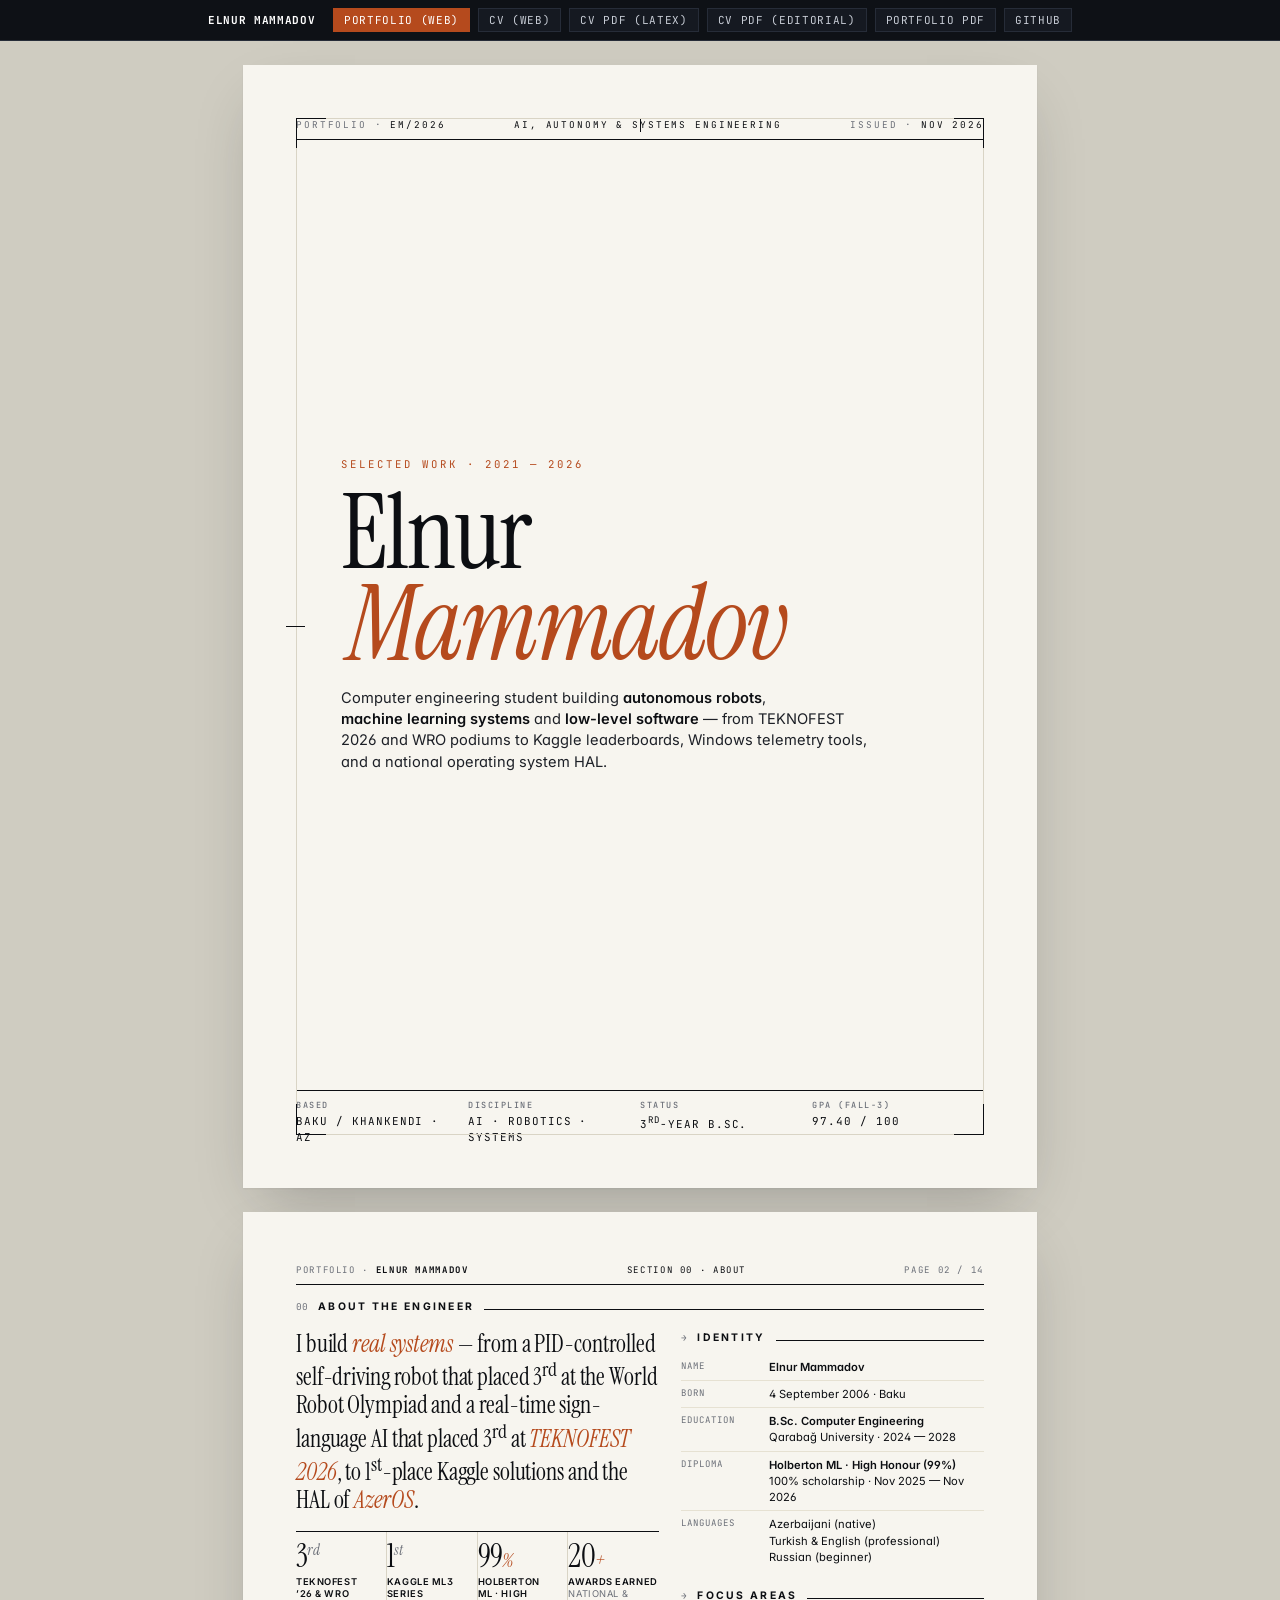
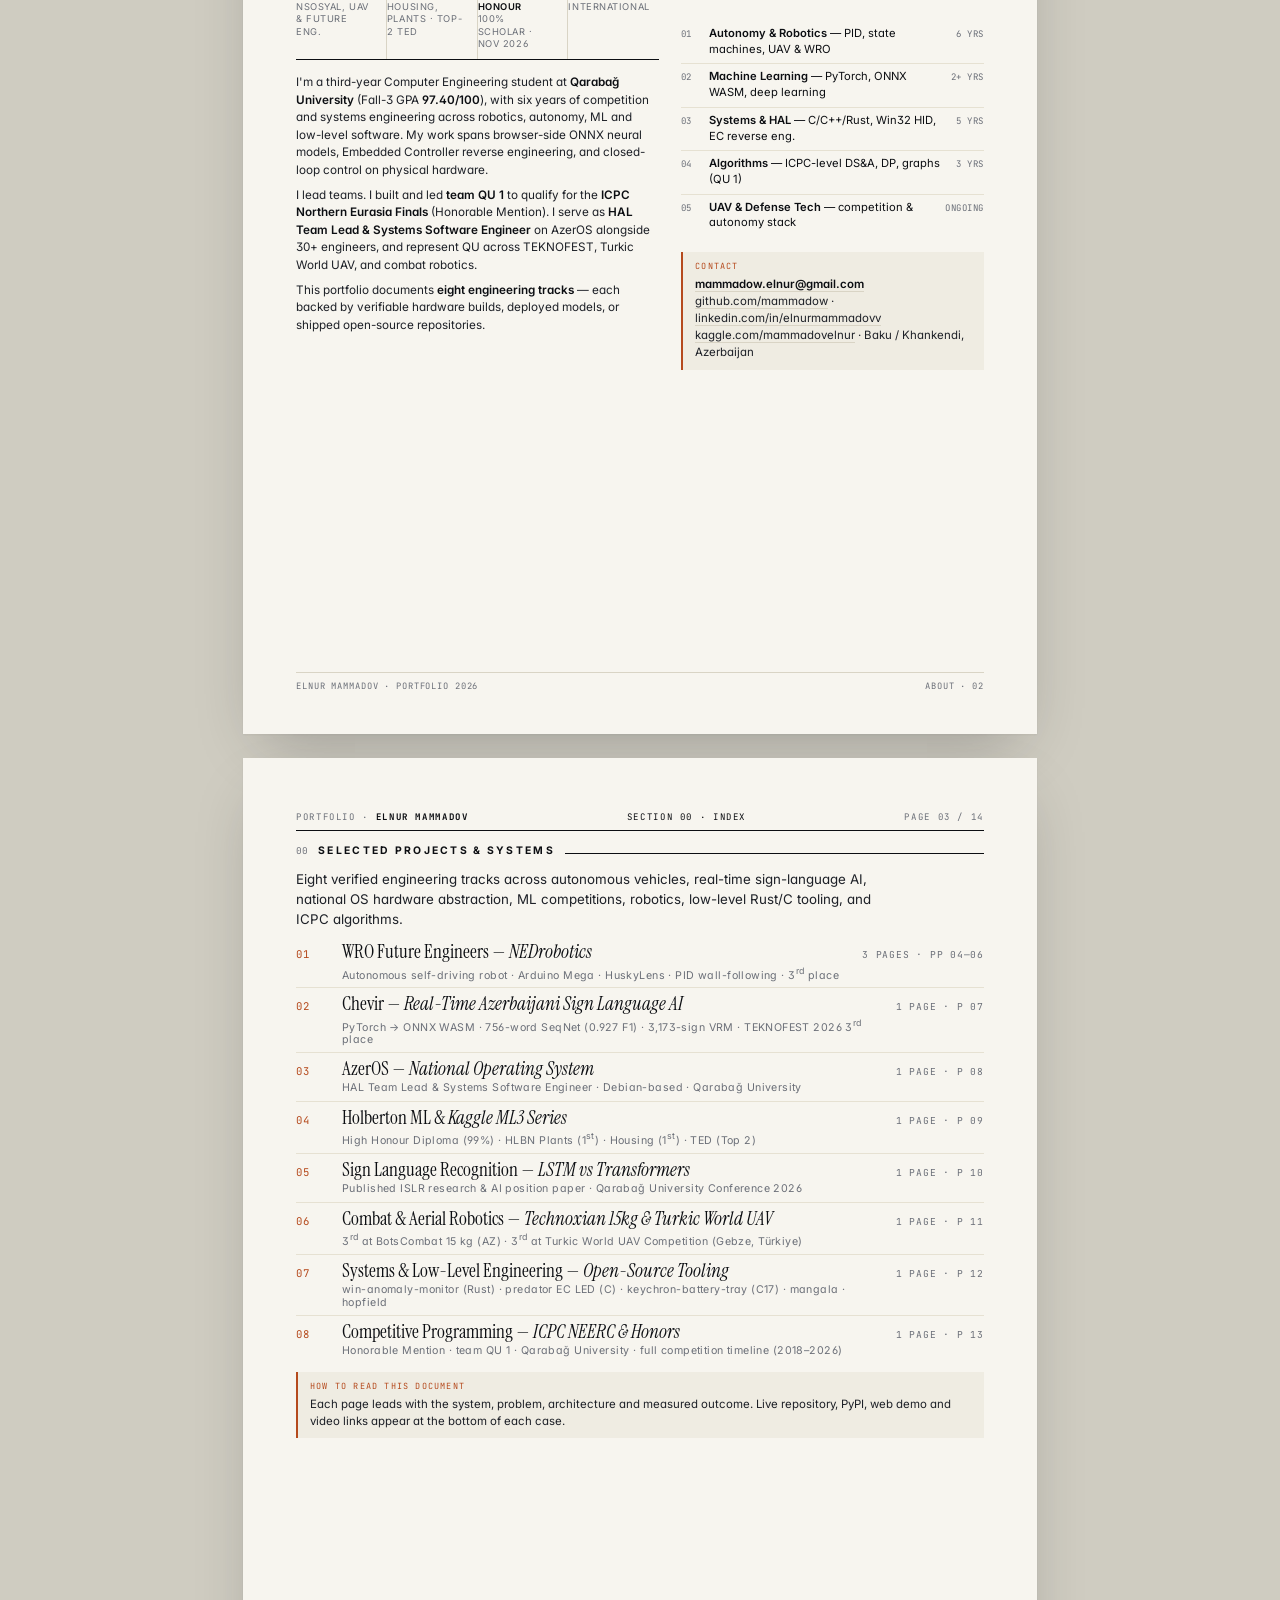
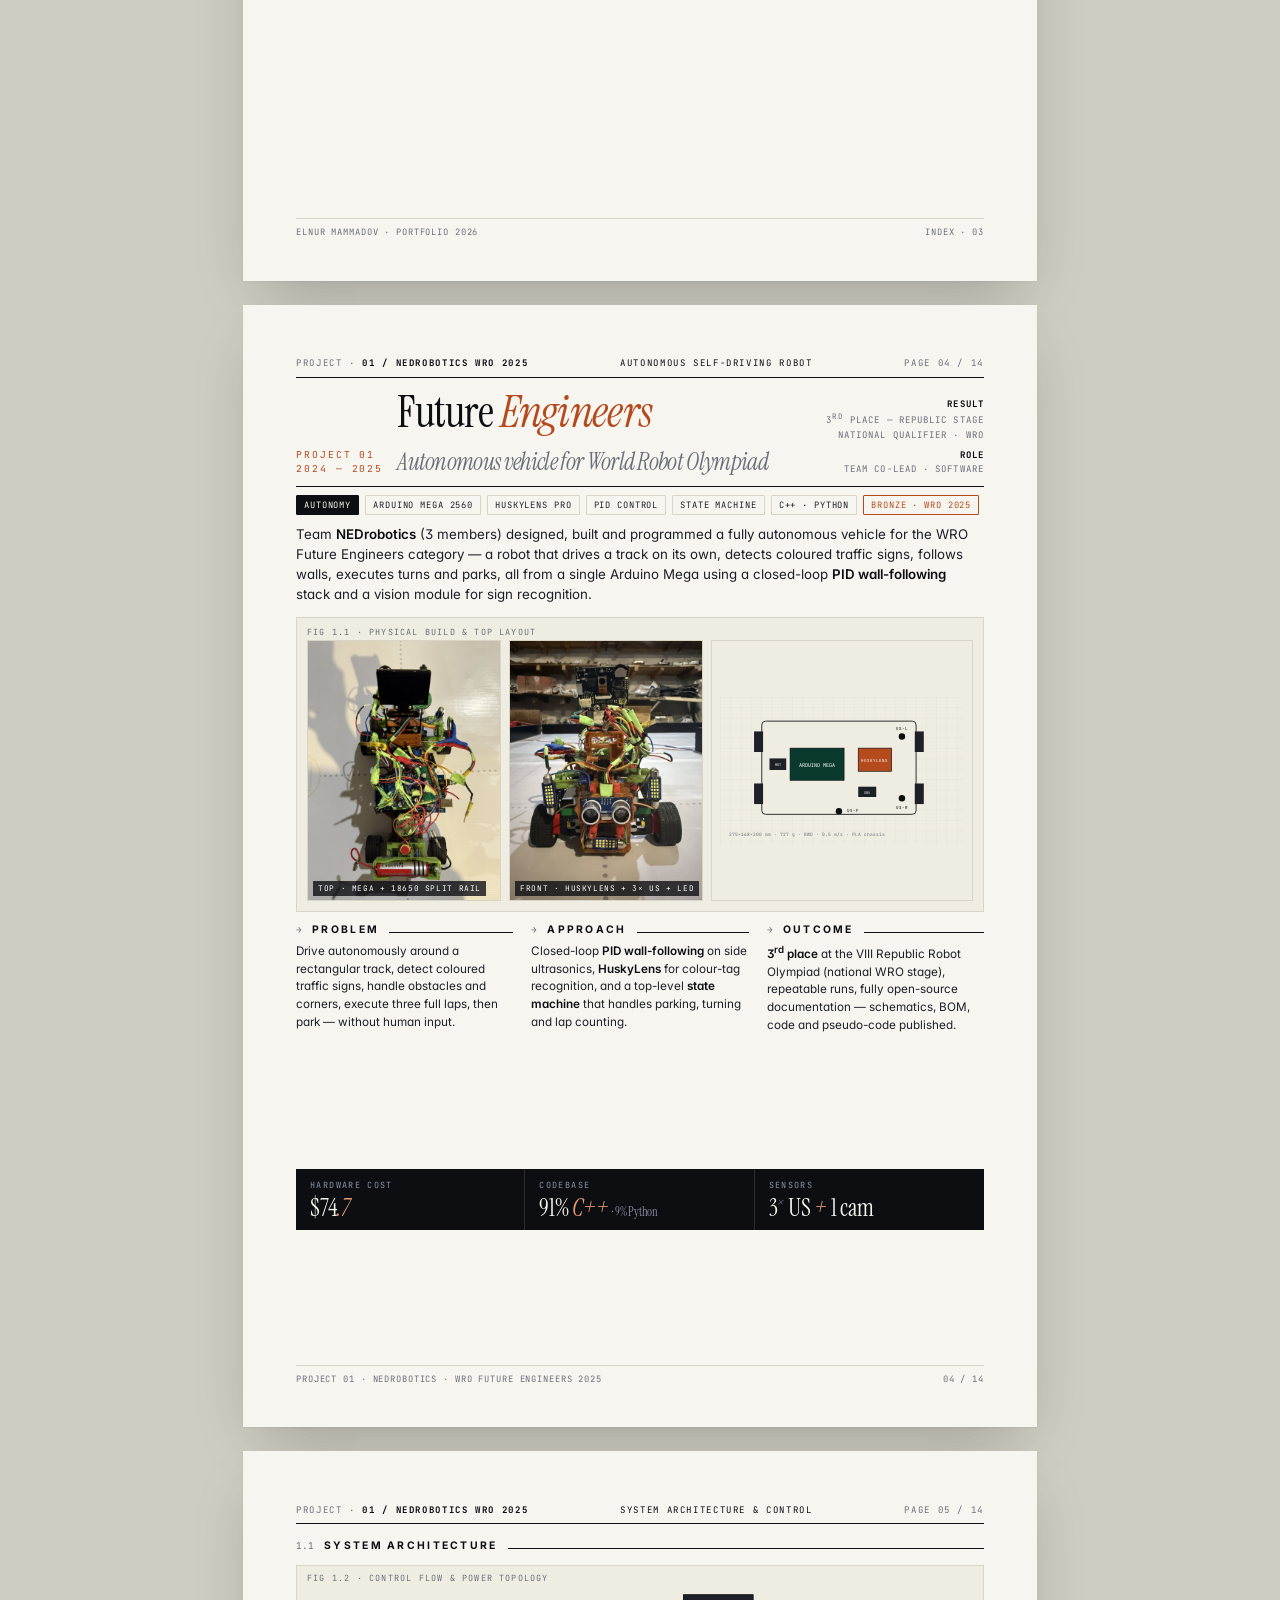
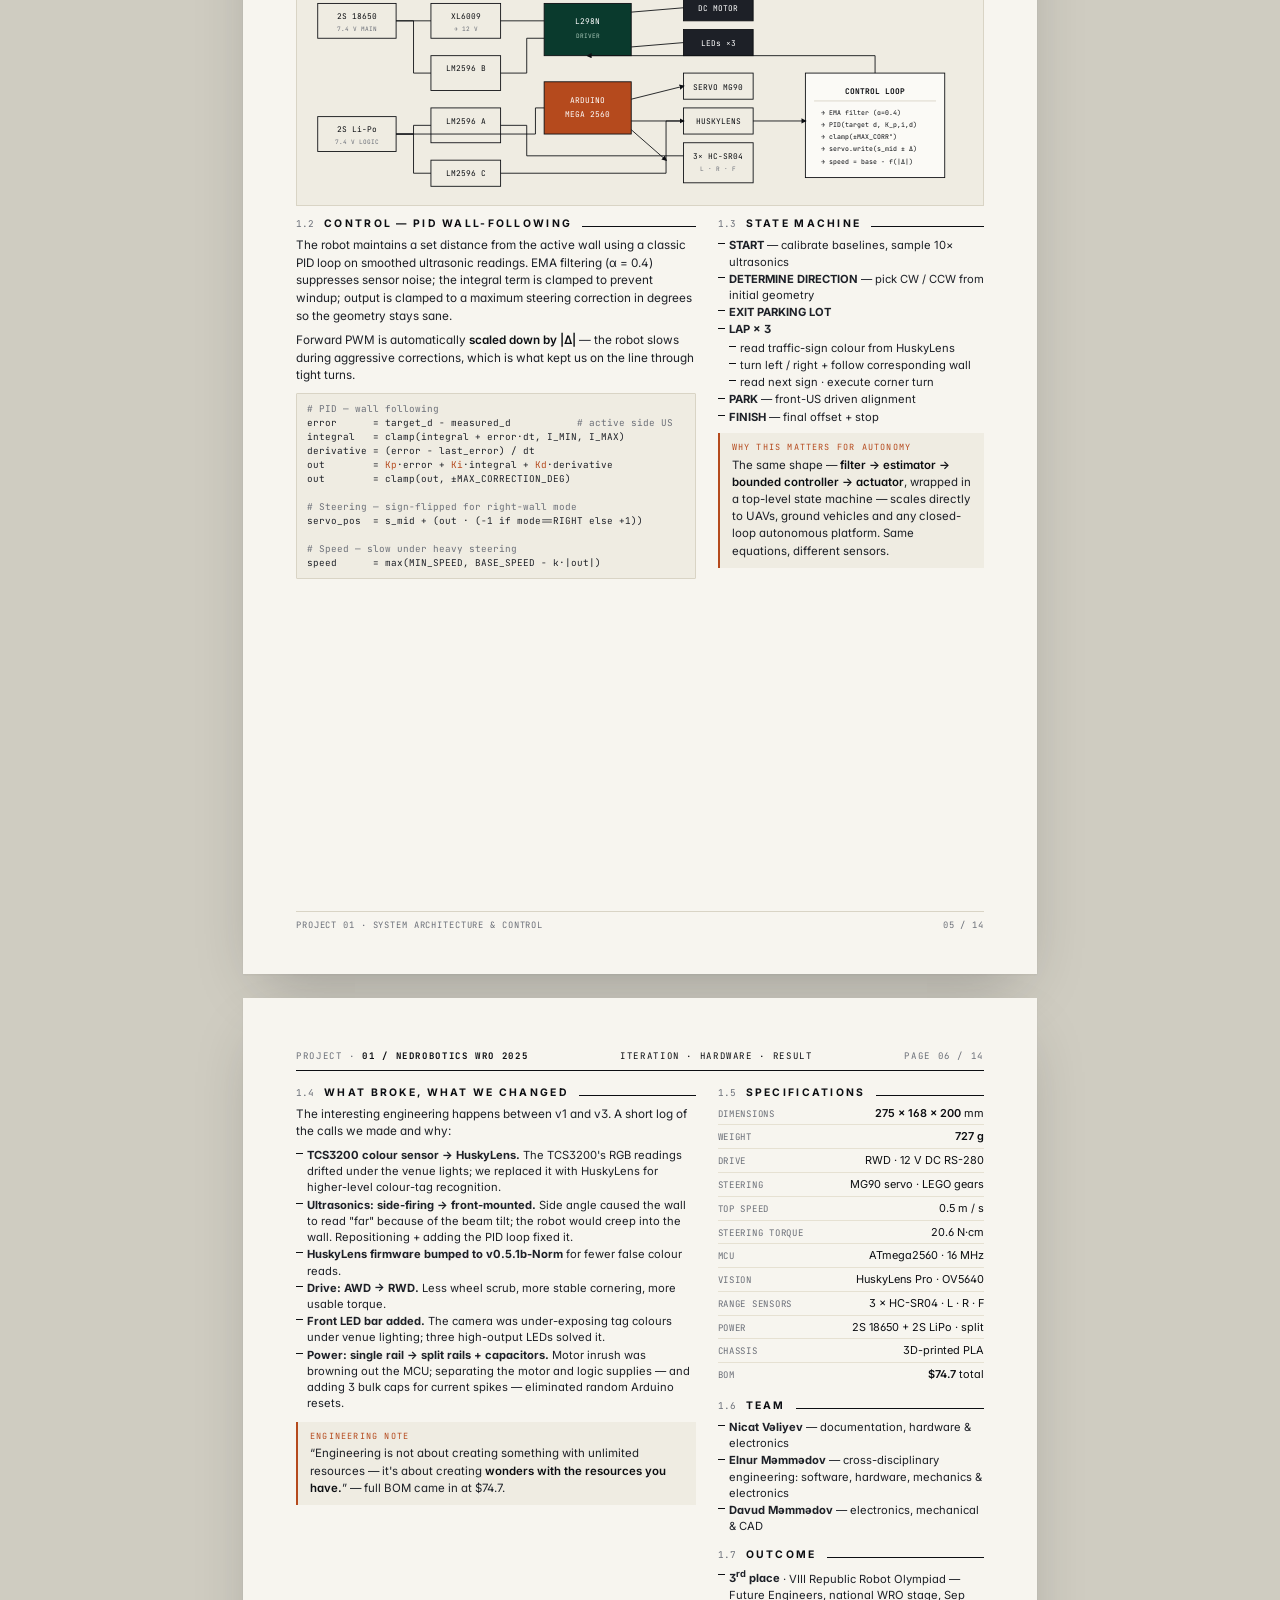
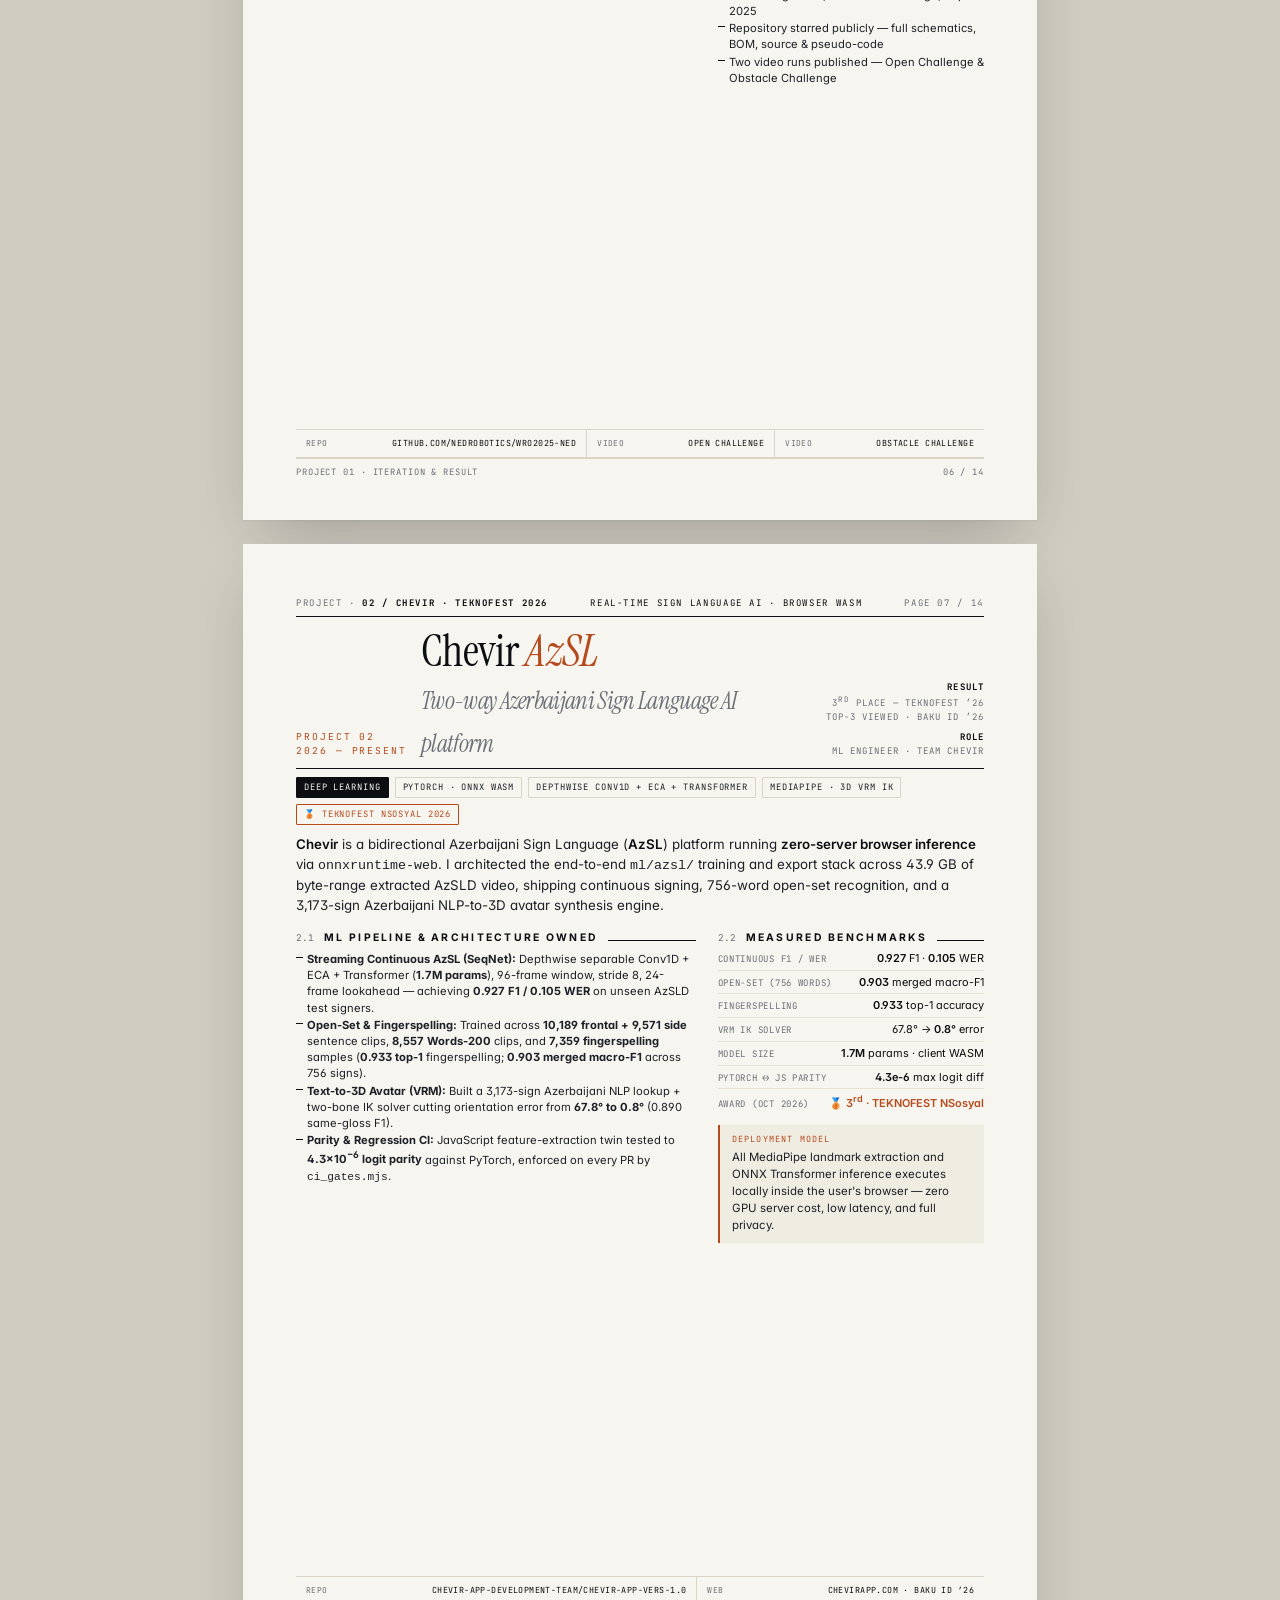
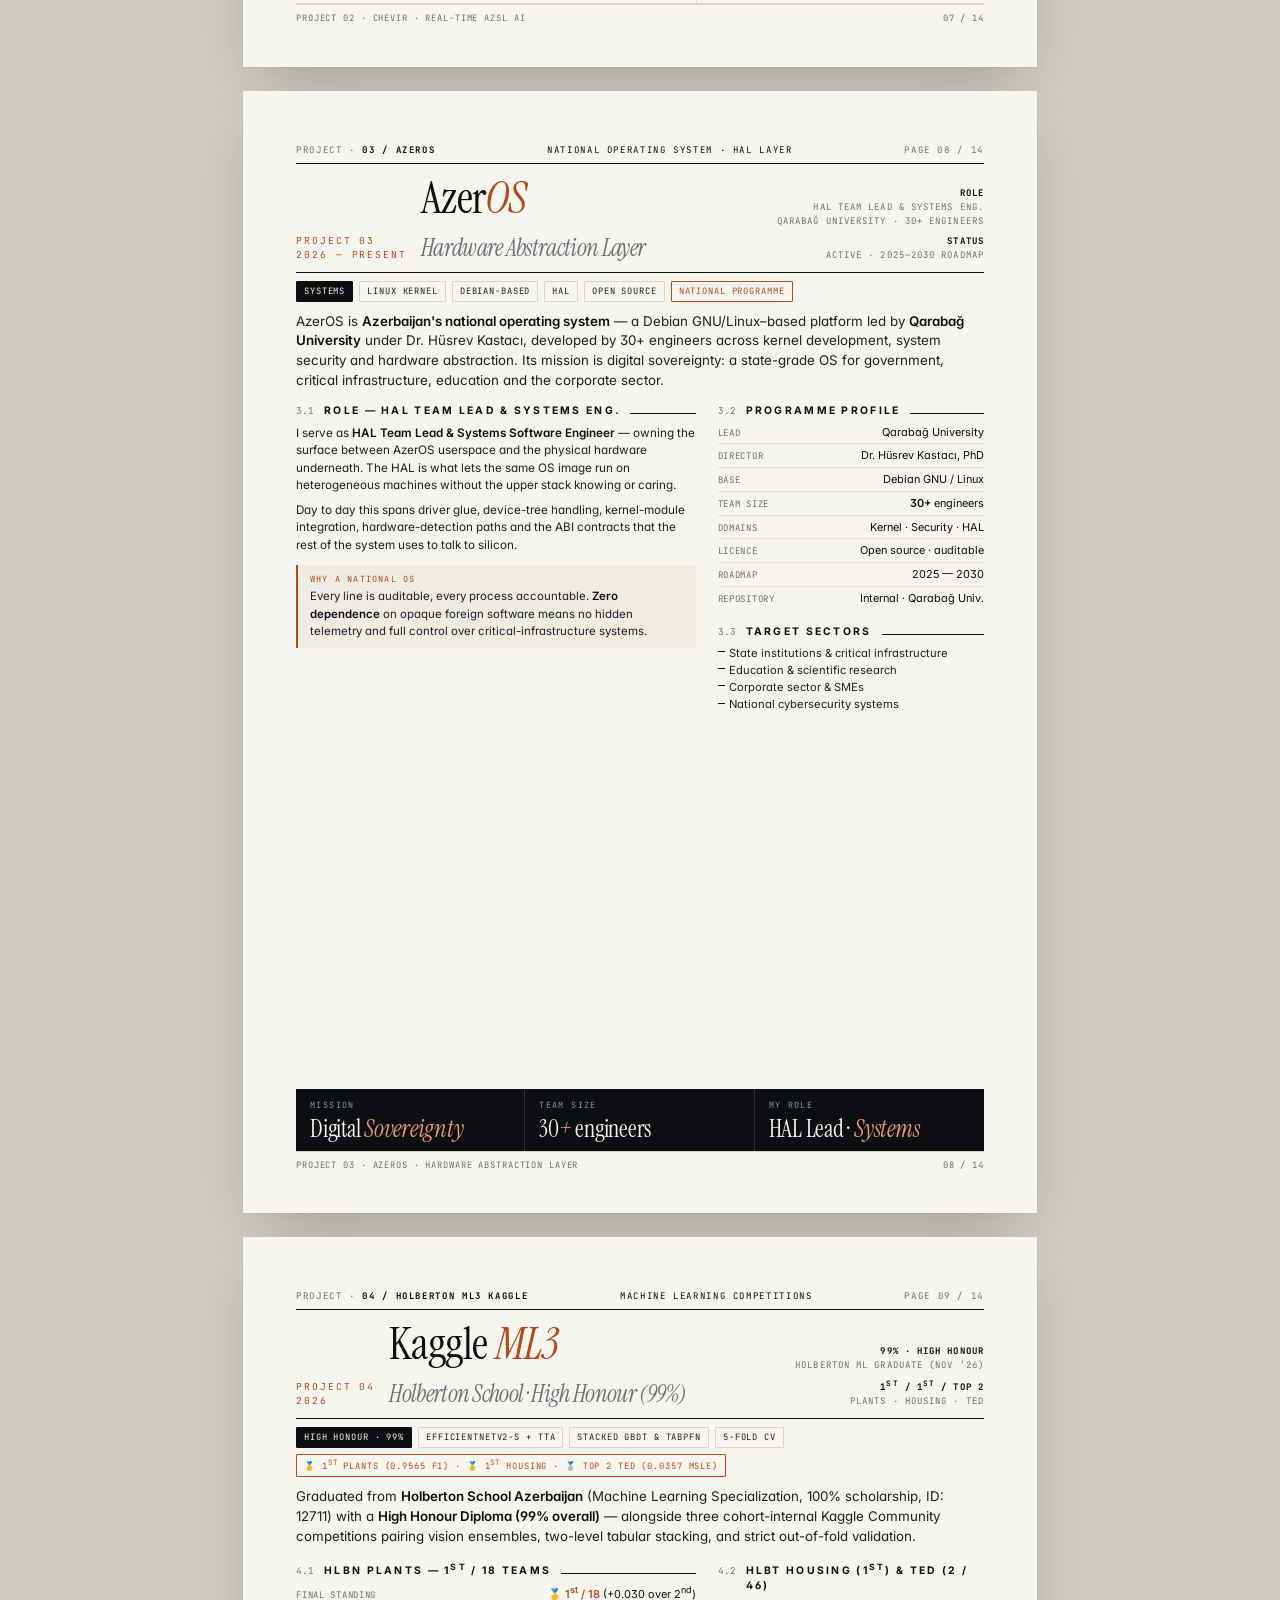
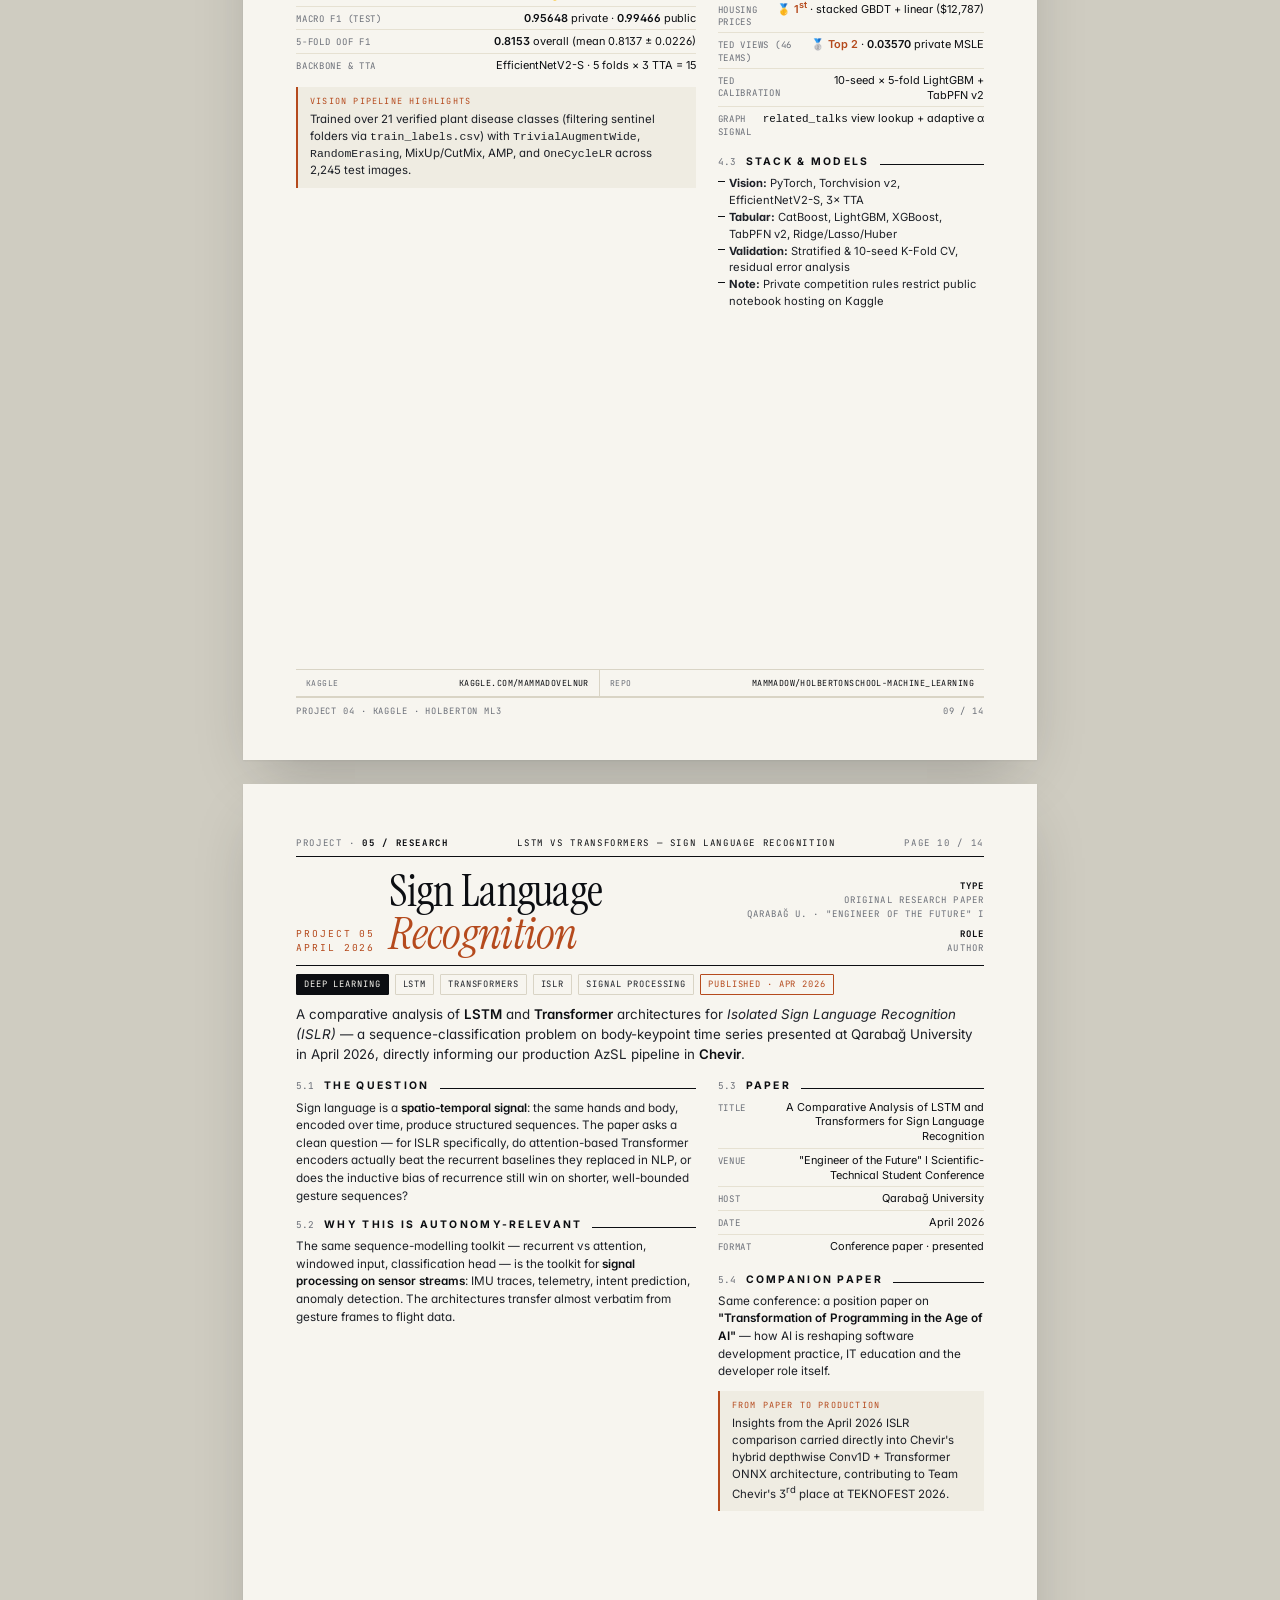
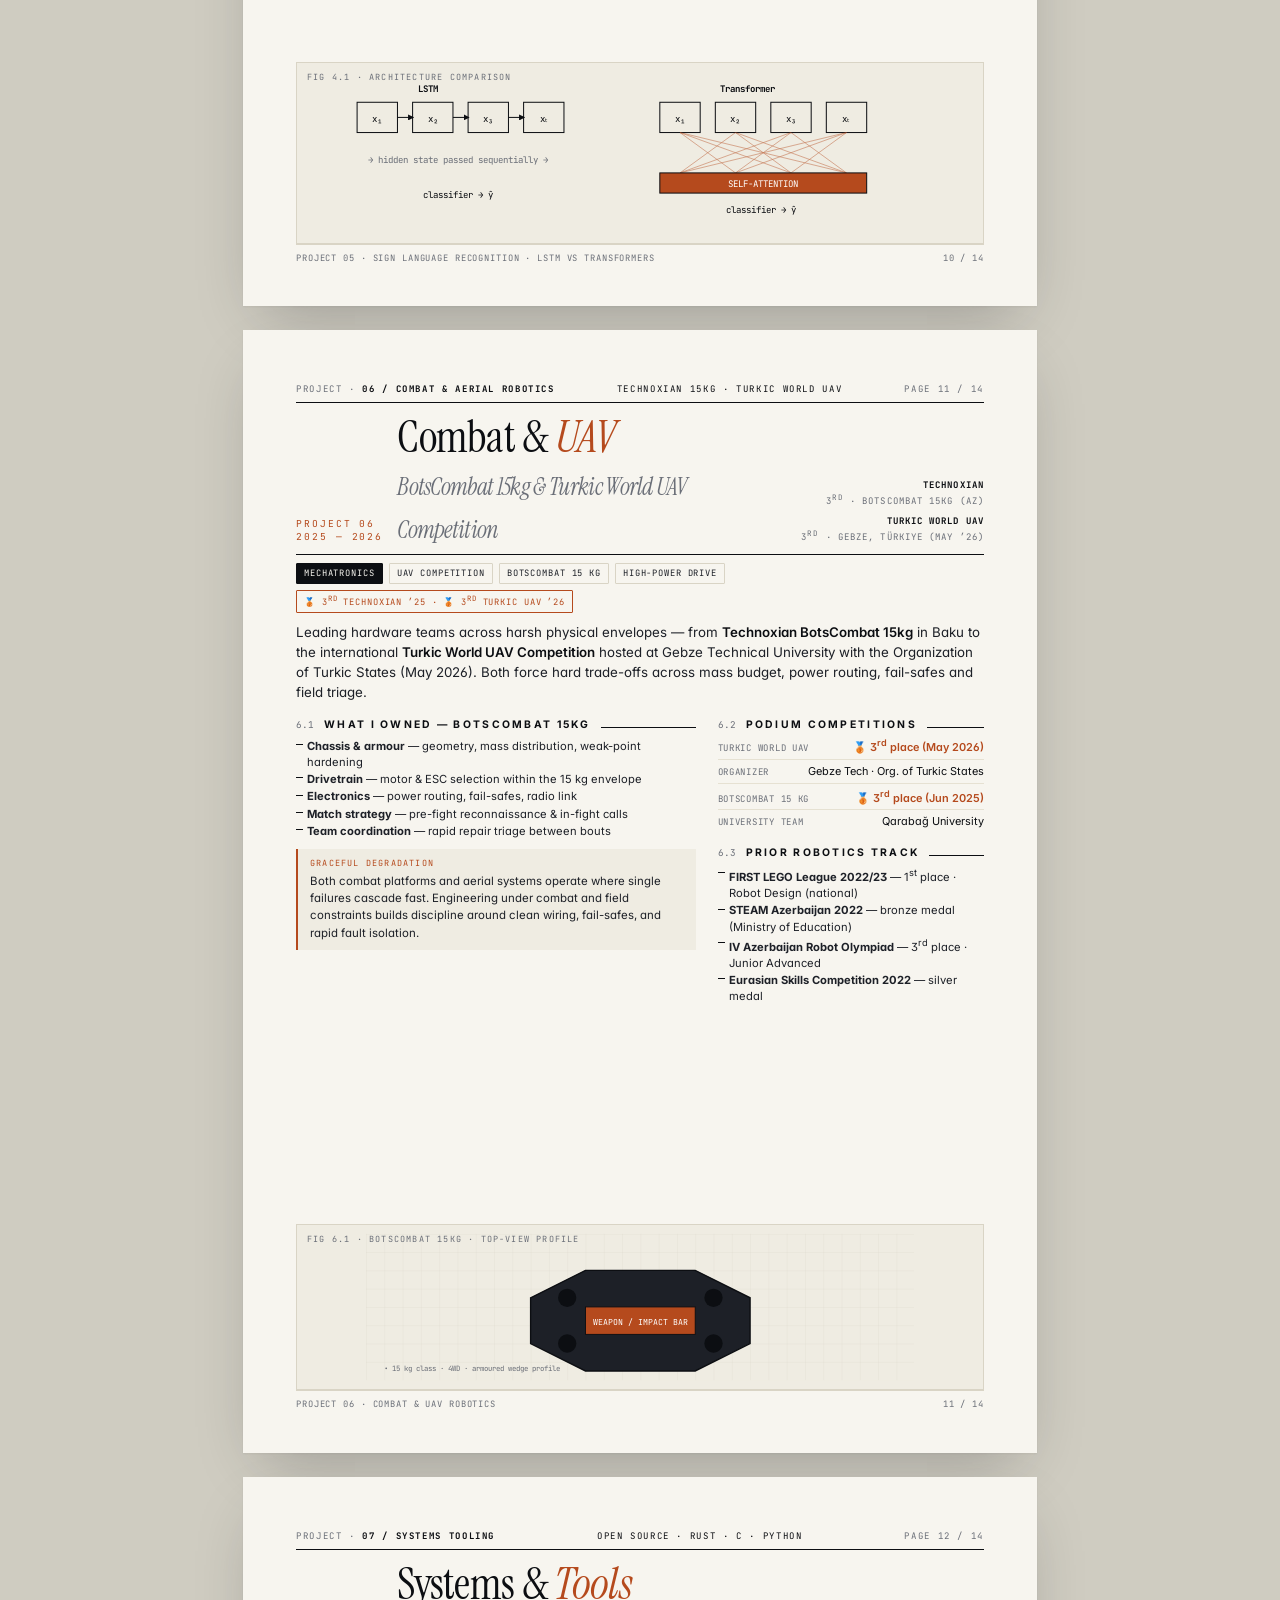
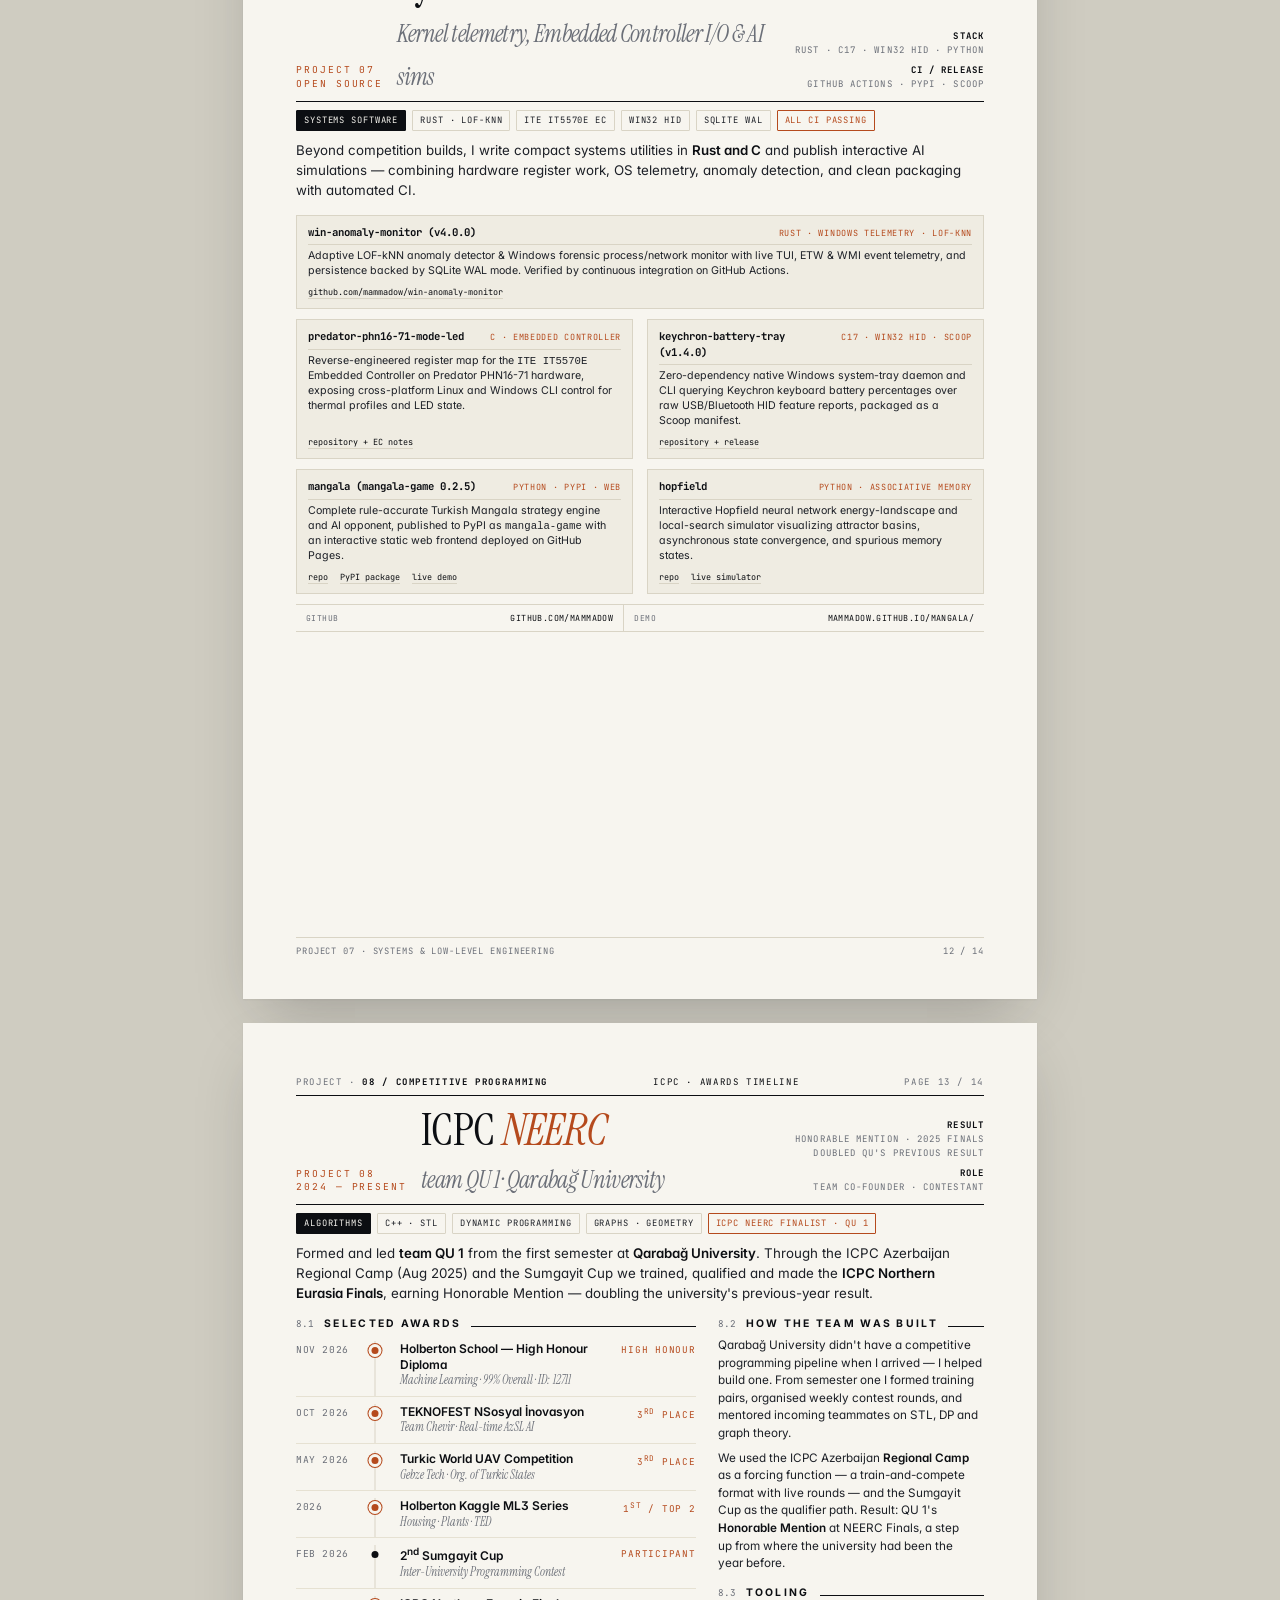
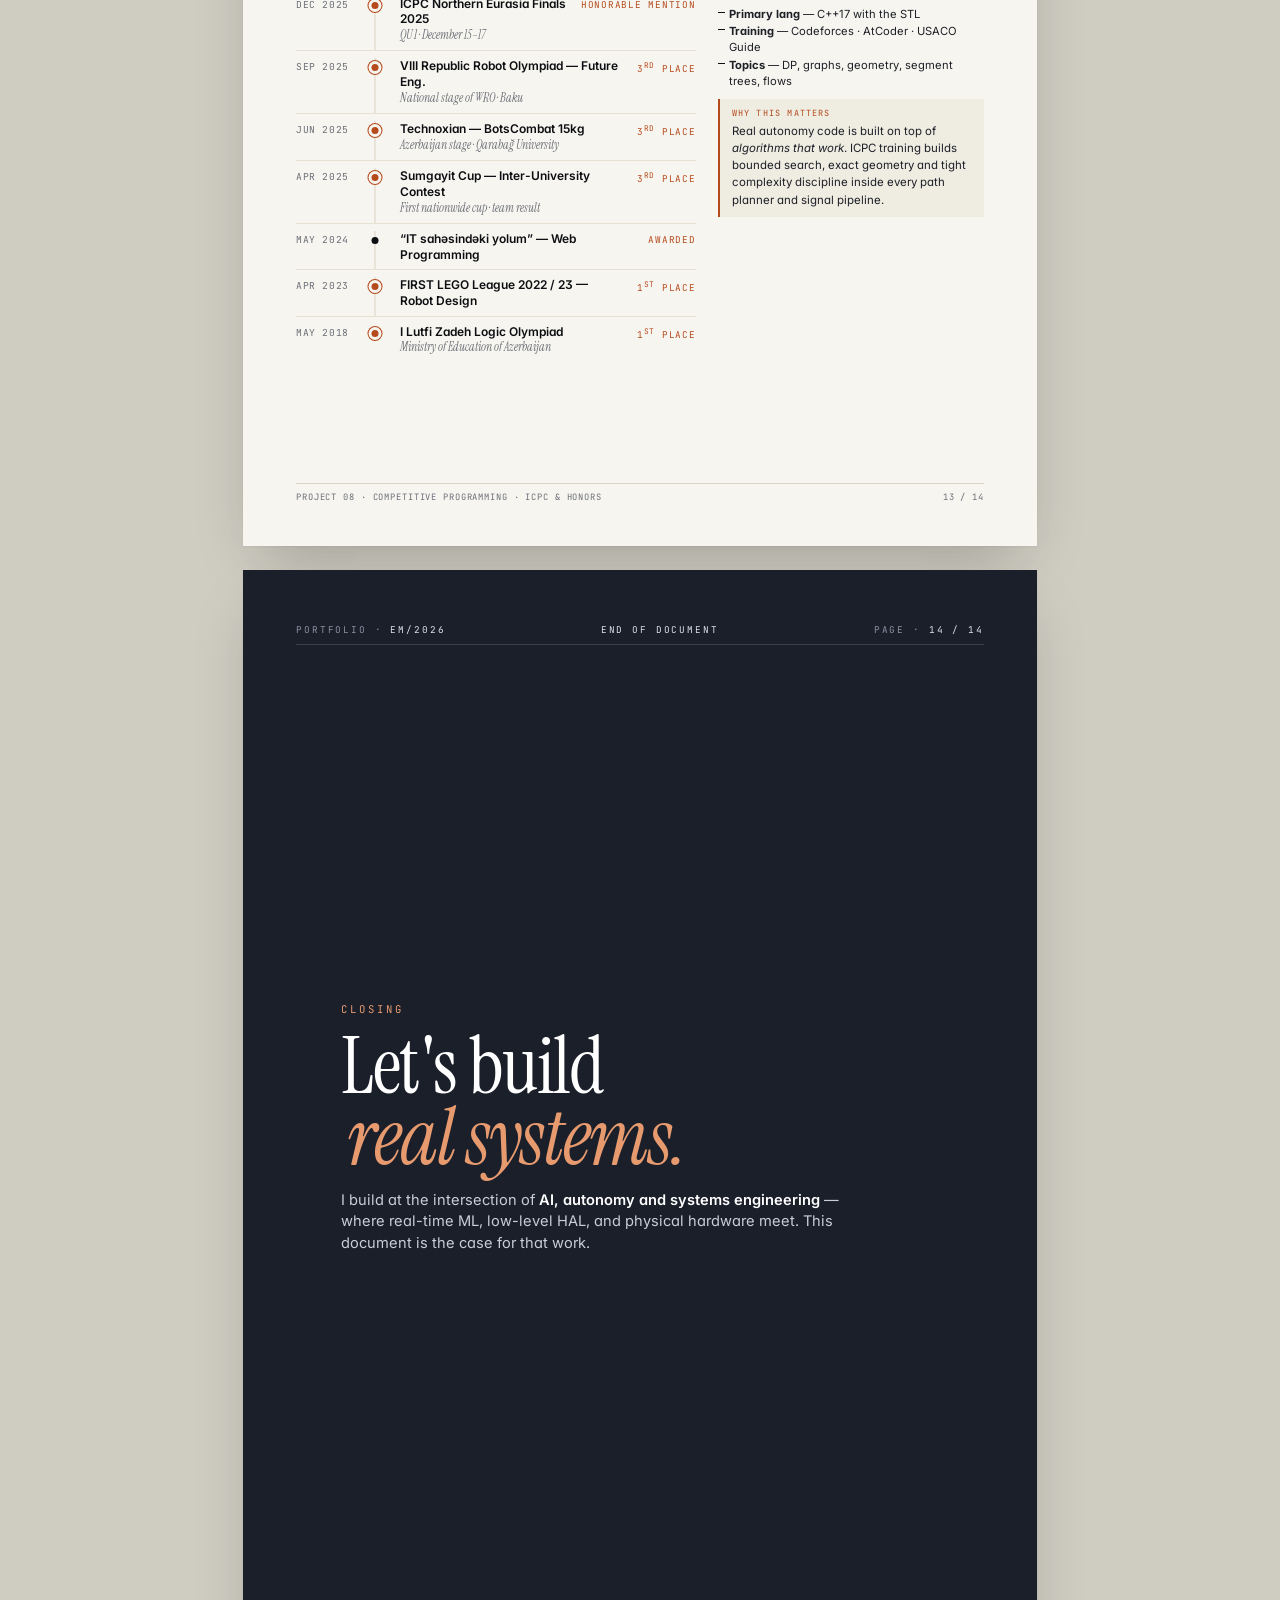
<file: index.html>
<!doctype html>
<html lang="en">
<head>
<meta charset="utf-8" />
<title>Elnur Mammadov — Portfolio 2026</title>
<meta name="viewport" content="width=device-width, initial-scale=1" />
<link rel="preconnect" href="https://fonts.googleapis.com">
<link rel="preconnect" href="https://fonts.gstatic.com" crossorigin>
<link href="https://fonts.googleapis.com/css2?family=Instrument+Serif:ital@0;1&family=Inter:wght@400;500;600;700&family=JetBrains+Mono:wght@400;500;700&display=swap" rel="stylesheet">
<link rel="stylesheet" href="styles.css">
</head>
<body>
<nav class="site-nav" aria-label="Primary navigation">
  <a class="brand" href="./">Elnur Mammadov</a>
  <a class="nav-pill active" href="./">Portfolio (Web)</a>
  <a class="nav-pill " href="cv.html">CV (Web)</a>
  <a class="nav-pill" href="Elnur_Mammadov_CV_TeX.pdf">CV PDF (LaTeX)</a>
  <a class="nav-pill" href="Elnur_Mammadov_CV.pdf">CV PDF (Editorial)</a>
  <a class="nav-pill" href="Elnur_Mammadov_Portfolio_2026.pdf">Portfolio PDF</a>
  <a class="nav-pill" href="https://github.com/mammadow">GitHub</a>
</nav>
<div class="stage">

<!-- ============================================================
     PAGE 01 — COVER
============================================================ -->
<article class="page cover" data-screen-label="01 Cover">
  <div class="crosshair"></div>
  <div class="corner c-tl"></div>
  <div class="corner c-tr"></div>
  <div class="corner c-bl"></div>
  <div class="corner c-br"></div>

  <div class="cover-meta-top">
    <span><span class="l">portfolio · </span>EM/2026</span>
    <span>AI, Autonomy &amp; Systems Engineering</span>
    <span><span class="l">issued · </span>Nov 2026</span>
  </div>

  <div class="cover-title">
    <div class="cover-eyebrow">Selected Work · 2021 — 2026</div>
    <h1>Elnur<br/><em>Mammadov</em></h1>
    <div class="cover-sub">
      Computer engineering student building <strong>autonomous robots</strong>,
      <strong>machine&nbsp;learning systems</strong> and <strong>low-level
      software</strong> — from TEKNOFEST 2026 and WRO podiums to Kaggle
      leaderboards, Windows telemetry tools, and a national operating system HAL.
    </div>
  </div>

  <div class="cover-coords">
    <div class="c"><b>Based</b><span>Baku / Khankendi · AZ</span></div>
    <div class="c"><b>Discipline</b><span>AI · Robotics · Systems</span></div>
    <div class="c"><b>Status</b><span>3<sup>rd</sup>-year B.Sc.</span></div>
    <div class="c"><b>GPA (Fall-3)</b><span>97.40 / 100</span></div>
  </div>
</article>


<!-- ============================================================
     PAGE 02 — ABOUT / PROFILE
============================================================ -->
<article class="page" data-screen-label="02 About">
  <div class="head-strip">
    <span><span class="l">portfolio · </span><b>Elnur Mammadov</b></span>
    <span>Section 00 · About</span>
    <span class="l">page 02 / 14</span>
  </div>

  <div class="section-h" style="margin-top:14px;">
    <span class="num">00</span><h2>About the Engineer</h2><span class="rule"></span>
  </div>

  <div class="about-grid">
    <div>
      <p class="lede">
        I build <em>real systems</em> — from a PID-controlled self-driving robot
        that placed 3<sup>rd</sup> at the World Robot Olympiad and a real-time
        sign-language AI that placed 3<sup>rd</sup> at <em>TEKNOFEST 2026</em>,
        to 1<sup>st</sup>-place Kaggle solutions and the HAL of <em>AzerOS</em>.
      </p>

      <div class="metric-grid" style="margin-top:16px;">
        <div class="m">
          <div class="n">3<sup>rd</sup></div>
          <div class="l"><b>TEKNOFEST ’26 &amp; WRO</b><br/>NSosyal, UAV &amp; Future Eng.</div>
        </div>
        <div class="m">
          <div class="n">1<sup>st</sup></div>
          <div class="l"><b>Kaggle ML3 Series</b><br/>Housing, Plants · Top-2 TED</div>
        </div>
        <div class="m">
          <div class="n">99<em>%</em></div>
          <div class="l"><b>Holberton ML · High Honour</b><br/>100% scholar · Nov 2026</div>
        </div>
        <div class="m">
          <div class="n">20<em>+</em></div>
          <div class="l"><b>Awards earned</b><br/>national &amp; international</div>
        </div>
      </div>

      <div class="body-text" style="margin-top:14px;">
        <p>
          I'm a third-year Computer Engineering student at <strong>Qarabağ
          University</strong> (Fall-3 GPA <strong>97.40/100</strong>), with six
          years of competition and systems engineering across robotics,
          autonomy, ML and low-level software. My work spans browser-side ONNX
          neural models, Embedded Controller reverse engineering, and closed-loop
          control on physical hardware.
        </p>
        <p>
          I lead teams. I built and led <strong>team QU 1</strong> to qualify
          for the <strong>ICPC Northern Eurasia Finals</strong> (Honorable
          Mention). I serve as <strong>HAL Team Lead &amp; Systems Software
          Engineer</strong> on AzerOS alongside 30+ engineers, and represent QU
          across TEKNOFEST, Turkic World UAV, and combat robotics.
        </p>
        <p>
          This portfolio documents <strong>eight engineering tracks</strong> —
          each backed by verifiable hardware builds, deployed models, or shipped
          open-source repositories.
        </p>
      </div>
    </div>

    <div class="about-stack">
      <div class="section-h" style="margin-bottom:4px;">
        <span class="num">→</span><h2>Identity</h2><span class="rule"></span>
      </div>
      <div>
        <div class="kv"><span class="k">Name</span><span class="v"><b>Elnur Mammadov</b></span></div>
        <div class="kv"><span class="k">Born</span><span class="v">4 September 2006 · Baku</span></div>
        <div class="kv"><span class="k">Education</span><span class="v"><b>B.Sc. Computer Engineering</b><br/>Qarabağ University · 2024 — 2028</span></div>
        <div class="kv"><span class="k">Diploma</span><span class="v"><b>Holberton ML · High Honour (99%)</b><br/>100% scholarship · Nov 2025 — Nov 2026</span></div>
        <div class="kv"><span class="k">Languages</span><span class="v">Azerbaijani (native)<br/>Turkish &amp; English (professional)<br/>Russian (beginner)</span></div>
      </div>

      <div class="section-h" style="margin-top:8px;margin-bottom:4px;">
        <span class="num">→</span><h2>Focus Areas</h2><span class="rule"></span>
      </div>
      <div class="focus-list">
        <div class="row"><span class="i">01</span><span class="t"><b>Autonomy &amp; Robotics</b> — PID, state machines, UAV &amp; WRO</span><span class="y">6 yrs</span></div>
        <div class="row"><span class="i">02</span><span class="t"><b>Machine Learning</b> — PyTorch, ONNX WASM, deep learning</span><span class="y">2+ yrs</span></div>
        <div class="row"><span class="i">03</span><span class="t"><b>Systems &amp; HAL</b> — C/C++/Rust, Win32 HID, EC reverse eng.</span><span class="y">5 yrs</span></div>
        <div class="row"><span class="i">04</span><span class="t"><b>Algorithms</b> — ICPC-level DS&amp;A, DP, graphs (QU 1)</span><span class="y">3 yrs</span></div>
        <div class="row"><span class="i">05</span><span class="t"><b>UAV &amp; Defense Tech</b> — competition &amp; autonomy stack</span><span class="y">ongoing</span></div>
      </div>

      <div class="callout contact-links" style="margin-top:6px;">
        <div class="lbl">Contact</div>
        <p>
          <a href="mailto:mammadow.elnur@gmail.com"><strong>mammadow.elnur@gmail.com</strong></a><br/>
          <a href="https://github.com/mammadow">github.com/mammadow</a> · <a href="https://www.linkedin.com/in/elnurmammadovv/">linkedin.com/in/elnurmammadovv</a><br/>
          <a href="https://www.kaggle.com/mammadovelnur">kaggle.com/mammadovelnur</a> · Baku / Khankendi, Azerbaijan
        </p>
      </div>
    </div>
  </div>

  <div class="foot">
    <span>Elnur Mammadov · Portfolio 2026</span>
    <span>About · 02</span>
  </div>
</article>


<!-- ============================================================
     PAGE 03 — INDEX / TOC
============================================================ -->
<article class="page" data-screen-label="03 Index">
  <div class="head-strip">
    <span><span class="l">portfolio · </span><b>Elnur Mammadov</b></span>
    <span>Section 00 · Index</span>
    <span class="l">page 03 / 14</span>
  </div>

  <div class="section-h" style="margin-top:12px;">
    <span class="num">00</span><h2>Selected Projects &amp; Systems</h2><span class="rule"></span>
  </div>

  <p class="lead" style="margin-top:6px;margin-bottom:2px;max-width:165mm;">
    Eight verified engineering tracks across autonomous vehicles, real-time
    sign-language AI, national OS hardware abstraction, ML competitions,
    robotics, low-level Rust/C tooling, and ICPC algorithms.
  </p>

  <div class="toc" style="margin-top:4px;">
    <div class="row" style="padding:6px 0;">
      <span class="n">01</span>
      <span class="t">WRO Future Engineers — <em>NEDrobotics</em>
        <span class="sub">Autonomous self-driving robot · Arduino Mega · HuskyLens · PID wall-following · 3<sup>rd</sup> place</span>
      </span>
      <span class="p">3 pages · pp 04—06</span>
    </div>
    <div class="row" style="padding:6px 0;">
      <span class="n">02</span>
      <span class="t">Chevir — <em>Real-Time Azerbaijani Sign Language AI</em>
        <span class="sub">PyTorch → ONNX WASM · 756-word SeqNet (0.927 F1) · 3,173-sign VRM · TEKNOFEST 2026 3<sup>rd</sup> place</span>
      </span>
      <span class="p">1 page · p 07</span>
    </div>
    <div class="row" style="padding:6px 0;">
      <span class="n">03</span>
      <span class="t">AzerOS — <em>National Operating System</em>
        <span class="sub">HAL Team Lead &amp; Systems Software Engineer · Debian-based · Qarabağ University</span>
      </span>
      <span class="p">1 page · p 08</span>
    </div>
    <div class="row" style="padding:6px 0;">
      <span class="n">04</span>
      <span class="t">Holberton ML &amp; <em>Kaggle ML3 Series</em>
        <span class="sub">High Honour Diploma (99%) · HLBN Plants (1<sup>st</sup>) · Housing (1<sup>st</sup>) · TED (Top 2)</span>
      </span>
      <span class="p">1 page · p 09</span>
    </div>
    <div class="row" style="padding:6px 0;">
      <span class="n">05</span>
      <span class="t">Sign Language Recognition — <em>LSTM vs Transformers</em>
        <span class="sub">Published ISLR research &amp; AI position paper · Qarabağ University Conference 2026</span>
      </span>
      <span class="p">1 page · p 10</span>
    </div>
    <div class="row" style="padding:6px 0;">
      <span class="n">06</span>
      <span class="t">Combat &amp; Aerial Robotics — <em>Technoxian 15kg &amp; Turkic World UAV</em>
        <span class="sub">3<sup>rd</sup> at BotsCombat 15 kg (AZ) · 3<sup>rd</sup> at Turkic World UAV Competition (Gebze, Türkiye)</span>
      </span>
      <span class="p">1 page · p 11</span>
    </div>
    <div class="row" style="padding:6px 0;">
      <span class="n">07</span>
      <span class="t">Systems &amp; Low-Level Engineering — <em>Open-Source Tooling</em>
        <span class="sub">win-anomaly-monitor (Rust) · predator EC LED (C) · keychron-battery-tray (C17) · mangala · hopfield</span>
      </span>
      <span class="p">1 page · p 12</span>
    </div>
    <div class="row" style="padding:6px 0;">
      <span class="n">08</span>
      <span class="t">Competitive Programming — <em>ICPC NEERC &amp; Honors</em>
        <span class="sub">Honorable Mention · team QU 1 · Qarabağ University · full competition timeline (2018–2026)</span>
      </span>
      <span class="p">1 page · p 13</span>
    </div>
  </div>

  <div class="callout" style="margin-top:8px;">
    <div class="lbl">How to read this document</div>
    <p>
      Each page leads with the system, problem, architecture and measured outcome.
      Live repository, PyPI, web demo and video links appear at the bottom of each case.
    </p>
  </div>

  <div class="foot">
    <span>Elnur Mammadov · Portfolio 2026</span>
    <span>Index · 03</span>
  </div>
</article>


<!-- ============================================================
     PAGE 04 — WRO 01 (HERO + OVERVIEW)
============================================================ -->
<article class="page" data-screen-label="04 WRO 01 — Overview">
  <div class="head-strip">
    <span><span class="l">project · </span><b>01 / NEDrobotics WRO 2025</b></span>
    <span>Autonomous Self-Driving Robot</span>
    <span class="l">page 04 / 14</span>
  </div>

  <div class="project-h" style="margin-top:12px;">
    <div class="id">Project 01<br/>2024 — 2025</div>
    <h1>Future <em>Engineers</em><br/><span style="font-size:18pt;color:var(--muted);font-style:italic;">Autonomous vehicle for World Robot Olympiad</span></h1>
    <div class="meta">
      <div><b>Result</b></div>
      <div>3<sup>rd</sup> place — Republic stage</div>
      <div>National qualifier · WRO</div>
      <div style="margin-top:6px;"><b>Role</b></div>
      <div>Team co-lead · software</div>
    </div>
  </div>

  <div class="project-tags">
    <span class="tag solid">Autonomy</span>
    <span class="tag">Arduino Mega 2560</span>
    <span class="tag">HuskyLens Pro</span>
    <span class="tag">PID Control</span>
    <span class="tag">State Machine</span>
    <span class="tag">C++ · Python</span>
    <span class="tag accent">Bronze · WRO 2025</span>
  </div>

  <p class="lead">
    Team <strong>NEDrobotics</strong> (3 members) designed, built and programmed
    a fully autonomous vehicle for the WRO Future Engineers category — a robot
    that drives a track on its own, detects coloured traffic signs, follows
    walls, executes turns and parks, all from a single Arduino Mega using a
    closed-loop <strong>PID wall-following</strong> stack and a vision module
    for sign recognition.
  </p>

  <div class="hero" style="height:78mm;margin-top:8px;">
    <span class="ph-label" style="z-index:3;">FIG 1.1 · Physical Build &amp; Top Layout</span>
    <div class="hero-photo-grid">
      <div class="hero-photo-box">
        <img src="assets/wro-top.jpg" alt="NEDrobotics WRO 2025 robot top view"/>
        <span class="hero-photo-cap">top · Mega + 18650 split rail</span>
      </div>
      <div class="hero-photo-box">
        <img src="assets/wro-front.jpg" alt="NEDrobotics WRO 2025 robot front view"/>
        <span class="hero-photo-cap">front · HuskyLens + 3× US + LED</span>
      </div>
      <div class="hero-photo-box" style="background:var(--paper-2);">
        <svg viewBox="0 0 380 230" style="width:94%;height:94%;" xmlns="http://www.w3.org/2000/svg">
          <defs>
            <pattern id="grid" width="16" height="16" patternUnits="userSpaceOnUse">
              <path d="M 16 0 L 0 0 0 16" fill="none" stroke="#d9d4c5" stroke-width=".5"/>
            </pattern>
          </defs>
          <rect width="380" height="230" fill="url(#grid)"/>
          <g transform="translate(65,38)">
            <rect x="0" y="0" width="240" height="145" rx="6" fill="#efece2" stroke="#0c0e12" stroke-width="1.3"/>
            <rect x="-12" y="16" width="14" height="32" fill="#1d2027"/>
            <rect x="-12" y="97" width="14" height="32" fill="#1d2027"/>
            <rect x="238" y="16" width="14" height="32" fill="#1d2027"/>
            <rect x="238" y="97" width="14" height="32" fill="#1d2027"/>
            <rect x="44" y="42" width="84" height="50" fill="#0a3a2d" stroke="#0c0e12"/>
            <text x="86" y="71" text-anchor="middle" font-family="JetBrains Mono" font-size="8" fill="#fff">ARDUINO MEGA</text>
            <rect x="150" y="42" width="52" height="36" fill="#b54a1d" stroke="#0c0e12"/>
            <text x="176" y="64" text-anchor="middle" font-family="JetBrains Mono" font-size="6.5" fill="#fff">HUSKYLENS</text>
            <circle cx="218" cy="24" r="5" fill="#0c0e12"/>
            <circle cx="218" cy="120" r="5" fill="#0c0e12"/>
            <circle cx="120" cy="140" r="5" fill="#0c0e12"/>
            <text x="218" y="14" text-anchor="middle" font-family="JetBrains Mono" font-size="6.5" fill="#0c0e12">US-L</text>
            <text x="218" y="136" text-anchor="middle" font-family="JetBrains Mono" font-size="6.5" fill="#0c0e12">US-R</text>
            <text x="132" y="141" font-family="JetBrains Mono" font-size="6.5" fill="#0c0e12">US-F</text>
            <rect x="12" y="58" width="26" height="18" fill="#1d2027"/>
            <text x="25" y="70" text-anchor="middle" font-family="JetBrains Mono" font-size="5.5" fill="#fff">MOT</text>
            <rect x="150" y="102" width="28" height="16" fill="#1d2027"/>
            <text x="164" y="113" text-anchor="middle" font-family="JetBrains Mono" font-size="5.5" fill="#fff">SRV</text>
          </g>
          <text x="14" y="216" font-family="JetBrains Mono" font-size="7" fill="#6b6f78">275×168×200 mm · 727 g · RWD · 0.5 m/s · PLA chassis</text>
        </svg>
      </div>
    </div>
  </div>

  <div class="three-col" style="margin-top:10px;">
    <div>
      <div class="section-h"><span class="num">→</span><h2>Problem</h2><span class="rule"></span></div>
      <div class="body-text">
        <p>
          Drive autonomously around a rectangular track, detect coloured
          traffic signs, handle obstacles and corners, execute three full laps,
          then park — without human input.
        </p>
      </div>
    </div>
    <div>
      <div class="section-h"><span class="num">→</span><h2>Approach</h2><span class="rule"></span></div>
      <div class="body-text">
        <p>
          Closed-loop <strong>PID wall-following</strong> on side ultrasonics,
          <strong>HuskyLens</strong> for colour-tag recognition, and a top-level
          <strong>state machine</strong> that handles parking, turning and lap
          counting.
        </p>
      </div>
    </div>
    <div>
      <div class="section-h"><span class="num">→</span><h2>Outcome</h2><span class="rule"></span></div>
      <div class="body-text">
        <p>
          <strong>3<sup>rd</sup> place</strong> at the VIII Republic Robot
          Olympiad (national WRO stage), repeatable runs, fully open-source
          documentation — schematics, BOM, code and pseudo-code published.
        </p>
      </div>
    </div>
  </div>

  <div class="result-strip">
    <div class="r"><div class="l">Hardware Cost</div><div class="v">$74<em>.7</em></div></div>
    <div class="r"><div class="l">Codebase</div><div class="v">91% <em>C++</em> <span style="font-size:9pt;color:#8a93a4;"> · 9% Python</span></div></div>
    <div class="r"><div class="l">Sensors</div><div class="v">3<sup>×</sup> US <em>+</em> 1 cam</div></div>
  </div>

  <div class="foot">
    <span>Project 01 · NEDrobotics · WRO Future Engineers 2025</span>
    <span>04 / 14</span>
  </div>
</article>


<!-- ============================================================
     PAGE 05 — WRO 02 (ARCHITECTURE + PID)
============================================================ -->
<article class="page" data-screen-label="05 WRO 02 — Architecture">
  <div class="head-strip">
    <span><span class="l">project · </span><b>01 / NEDrobotics WRO 2025</b></span>
    <span>System Architecture &amp; Control</span>
    <span class="l">page 05 / 14</span>
  </div>

  <div class="section-h" style="margin-top:14px;">
    <span class="num">1.1</span><h2>System Architecture</h2><span class="rule"></span>
  </div>

  <div class="schematic" style="margin-top:6px;">
    <span class="ph-label">FIG 1.2 · Control flow &amp; power topology</span>
    <svg viewBox="0 0 760 240" style="width:100%;height:auto;display:block;margin-top:10px;" xmlns="http://www.w3.org/2000/svg">
      <!-- power chain -->
      <g font-family="JetBrains Mono" font-size="9" fill="#0c0e12">
        <rect x="10" y="20" width="90" height="40" fill="#efece2" stroke="#0c0e12"/>
        <text x="55" y="38" text-anchor="middle">2S 18650</text>
        <text x="55" y="52" text-anchor="middle" fill="#6b6f78" font-size="7">7.4 V MAIN</text>

        <rect x="10" y="150" width="90" height="40" fill="#efece2" stroke="#0c0e12"/>
        <text x="55" y="168" text-anchor="middle">2S Li-Po</text>
        <text x="55" y="182" text-anchor="middle" fill="#6b6f78" font-size="7">7.4 V LOGIC</text>

        <rect x="140" y="20" width="80" height="40" fill="#efece2" stroke="#0c0e12"/>
        <text x="180" y="38" text-anchor="middle">XL6009</text>
        <text x="180" y="52" text-anchor="middle" fill="#6b6f78" font-size="7">→ 12 V</text>

        <rect x="140" y="80" width="80" height="40" fill="#efece2" stroke="#0c0e12"/>
        <text x="180" y="98" text-anchor="middle">LM2596 B</text>

        <rect x="140" y="140" width="80" height="40" fill="#efece2" stroke="#0c0e12"/>
        <text x="180" y="158" text-anchor="middle">LM2596 A</text>

        <rect x="140" y="200" width="80" height="30" fill="#efece2" stroke="#0c0e12"/>
        <text x="180" y="218" text-anchor="middle">LM2596 C</text>

        <!-- L298N -->
        <rect x="270" y="20" width="100" height="60" fill="#0a3a2d" stroke="#0c0e12"/>
        <text x="320" y="44" text-anchor="middle" fill="#fff">L298N</text>
        <text x="320" y="60" text-anchor="middle" fill="#a8c8b8" font-size="7">DRIVER</text>

        <rect x="430" y="10" width="80" height="30" fill="#1d2027" stroke="#0c0e12"/>
        <text x="470" y="29" text-anchor="middle" fill="#fff">DC MOTOR</text>

        <rect x="430" y="50" width="80" height="30" fill="#1d2027" stroke="#0c0e12"/>
        <text x="470" y="69" text-anchor="middle" fill="#fff">LEDs ×3</text>

        <!-- arduino -->
        <rect x="270" y="110" width="100" height="60" fill="#b54a1d" stroke="#0c0e12"/>
        <text x="320" y="134" text-anchor="middle" fill="#fff">ARDUINO</text>
        <text x="320" y="150" text-anchor="middle" fill="#fff">MEGA 2560</text>

        <!-- sensors right -->
        <rect x="430" y="100" width="80" height="30" fill="#efece2" stroke="#0c0e12"/>
        <text x="470" y="119" text-anchor="middle">SERVO MG90</text>

        <rect x="430" y="140" width="80" height="30" fill="#efece2" stroke="#0c0e12"/>
        <text x="470" y="159" text-anchor="middle">HUSKYLENS</text>

        <rect x="430" y="180" width="80" height="46" fill="#efece2" stroke="#0c0e12"/>
        <text x="470" y="199" text-anchor="middle">3× HC-SR04</text>
        <text x="470" y="213" text-anchor="middle" fill="#6b6f78" font-size="7">L · R · F</text>

        <!-- output decision -->
        <rect x="570" y="100" width="160" height="120" fill="#fbfaf6" stroke="#0c0e12"/>
        <text x="650" y="124" text-anchor="middle" font-weight="700">CONTROL LOOP</text>
        <line x1="580" y1="132" x2="720" y2="132" stroke="#d9d4c5"/>
        <text x="588" y="148" font-size="7.5">→ EMA filter (α=0.4)</text>
        <text x="588" y="162" font-size="7.5">→ PID(target d, K_p,i,d)</text>
        <text x="588" y="176" font-size="7.5">→ clamp(±MAX_CORR°)</text>
        <text x="588" y="190" font-size="7.5">→ servo.write(s_mid ± Δ)</text>
        <text x="588" y="204" font-size="7.5">→ speed = base − f(|Δ|)</text>
      </g>

      <!-- arrows -->
      <g stroke="#0c0e12" stroke-width="1" fill="none">
        <path d="M 100 40 L 140 40"/>
        <path d="M 100 40 L 120 40 L 120 100 L 140 100"/>
        <path d="M 100 170 L 120 170 L 120 160 L 140 160"/>
        <path d="M 100 170 L 120 170 L 120 215 L 140 215"/>
        <path d="M 100 170 L 260 170 L 260 140 L 270 140"/>
        <path d="M 220 40 L 270 40"/>
        <path d="M 220 100 L 250 100 L 250 60 L 270 60"/>
        <path d="M 220 160 L 250 160 L 250 195 L 430 195"/>
        <path d="M 220 215 L 410 215 L 410 155 L 430 155"/>
        <path d="M 370 30 L 430 25"/>
        <path d="M 370 70 L 430 65"/>
        <path d="M 370 130 L 430 115" marker-end="url(#arr)"/>
        <path d="M 370 155 L 430 155" marker-end="url(#arr)"/>
        <path d="M 370 165 L 410 200" marker-end="url(#arr)"/>
        <path d="M 510 155 L 570 155" marker-end="url(#arr)"/>
        <path d="M 650 100 L 650 80 L 320 80" marker-end="url(#arr)"/>
      </g>
      <defs>
        <marker id="arr" viewBox="0 0 8 8" refX="6" refY="4" markerWidth="6" markerHeight="6" orient="auto">
          <path d="M0,0 L8,4 L0,8 z" fill="#0c0e12"/>
        </marker>
      </defs>
    </svg>
  </div>

  <div class="two-col" style="margin-top:10px;">
    <div>
      <div class="section-h"><span class="num">1.2</span><h2>Control — PID Wall-Following</h2><span class="rule"></span></div>
      <div class="body-text">
        <p>
          The robot maintains a set distance from the active wall using a
          classic PID loop on smoothed ultrasonic readings. EMA filtering
          (α = 0.4) suppresses sensor noise; the integral term is clamped to
          prevent windup; output is clamped to a maximum steering correction
          in degrees so the geometry stays sane.
        </p>
        <p>
          Forward PWM is automatically <strong>scaled down by |Δ|</strong> — the
          robot slows during aggressive corrections, which is what kept us on
          the line through tight turns.
        </p>
      </div>

      <pre class="code" style="margin-top:8px;">
<span class="c"># PID — wall following</span>
error      = target_d − measured_d           <span class="c"># active side US</span>
integral   = clamp(integral + error·dt, I_MIN, I_MAX)
derivative = (error − last_error) / dt
out        = <span class="k">Kp</span>·error + <span class="k">Ki</span>·integral + <span class="k">Kd</span>·derivative
out        = clamp(out, ±MAX_CORRECTION_DEG)

<span class="c"># Steering — sign-flipped for right-wall mode</span>
servo_pos  = s_mid + (out · (−1 if mode==RIGHT else +1))

<span class="c"># Speed — slow under heavy steering</span>
speed      = max(MIN_SPEED, BASE_SPEED − k·|out|)</pre>
    </div>

    <div>
      <div class="section-h"><span class="num">1.3</span><h2>State Machine</h2><span class="rule"></span></div>
      <ul class="bul">
        <li><b>START</b> — calibrate baselines, sample 10× ultrasonics</li>
        <li><b>DETERMINE DIRECTION</b> — pick CW / CCW from initial geometry</li>
        <li><b>EXIT PARKING LOT</b></li>
        <li><b>LAP × 3</b>
          <ul class="bul" style="margin-top:2px;">
            <li>read traffic-sign colour from HuskyLens</li>
            <li>turn left / right + follow corresponding wall</li>
            <li>read next sign · execute corner turn</li>
          </ul>
        </li>
        <li><b>PARK</b> — front-US driven alignment</li>
        <li><b>FINISH</b> — final offset + stop</li>
      </ul>

      <div class="callout" style="margin-top:8px;">
        <div class="lbl">Why this matters for autonomy</div>
        <p>
          The same shape — <strong>filter → estimator → bounded controller →
          actuator</strong>, wrapped in a top-level state machine — scales
          directly to UAVs, ground vehicles and any closed-loop autonomous
          platform. Same equations, different sensors.
        </p>
      </div>
    </div>
  </div>

  <div class="foot">
    <span>Project 01 · System Architecture &amp; Control</span>
    <span>05 / 14</span>
  </div>
</article>


<!-- ============================================================
     PAGE 06 — WRO 03 (ITERATION + RESULT)
============================================================ -->
<article class="page" data-screen-label="06 WRO 03 — Iteration">
  <div class="head-strip">
    <span><span class="l">project · </span><b>01 / NEDrobotics WRO 2025</b></span>
    <span>Iteration · Hardware · Result</span>
    <span class="l">page 06 / 14</span>
  </div>

  <div class="two-col" style="margin-top:14px;">
    <div>
      <div class="section-h"><span class="num">1.4</span><h2>What broke, what we changed</h2><span class="rule"></span></div>
      <div class="body-text">
        <p>
          The interesting engineering happens between v1 and v3. A short log of
          the calls we made and why:
        </p>
      </div>

      <ul class="bul" style="margin-top:6px;">
        <li><b>TCS3200 colour sensor → HuskyLens.</b> The TCS3200's RGB readings drifted under the venue lights; we replaced it with HuskyLens for higher-level colour-tag recognition.</li>
        <li><b>Ultrasonics: side-firing → front-mounted.</b> Side angle caused the wall to read "far" because of the beam tilt; the robot would creep into the wall. Repositioning + adding the PID loop fixed it.</li>
        <li><b>HuskyLens firmware bumped to v0.5.1b-Norm</b> for fewer false colour reads.</li>
        <li><b>Drive: AWD → RWD.</b> Less wheel scrub, more stable cornering, more usable torque.</li>
        <li><b>Front LED bar added.</b> The camera was under-exposing tag colours under venue lighting; three high-output LEDs solved it.</li>
        <li><b>Power: single rail → split rails + capacitors.</b> Motor inrush was browning out the MCU; separating the motor and logic supplies — and adding 3 bulk caps for current spikes — eliminated random Arduino resets.</li>
      </ul>

      <div class="callout" style="margin-top:10px;">
        <div class="lbl">Engineering note</div>
        <p>
          “Engineering is not about creating something with unlimited resources
          — it's about creating <strong>wonders with the resources you
          have.</strong>” — full BOM came in at $74.7.
        </p>
      </div>
    </div>

    <div>
      <div class="section-h"><span class="num">1.5</span><h2>Specifications</h2><span class="rule"></span></div>
      <div style="margin-top:4px;">
        <div class="spec-row"><span class="k">Dimensions</span><span class="v"><b>275 × 168 × 200</b> mm</span></div>
        <div class="spec-row"><span class="k">Weight</span><span class="v"><b>727 g</b></span></div>
        <div class="spec-row"><span class="k">Drive</span><span class="v">RWD · 12 V DC RS-280</span></div>
        <div class="spec-row"><span class="k">Steering</span><span class="v">MG90 servo · LEGO gears</span></div>
        <div class="spec-row"><span class="k">Top speed</span><span class="v">0.5 m / s</span></div>
        <div class="spec-row"><span class="k">Steering torque</span><span class="v">20.6 N·cm</span></div>
        <div class="spec-row"><span class="k">MCU</span><span class="v">ATmega2560 · 16 MHz</span></div>
        <div class="spec-row"><span class="k">Vision</span><span class="v">HuskyLens Pro · OV5640</span></div>
        <div class="spec-row"><span class="k">Range sensors</span><span class="v">3 × HC-SR04 · L · R · F</span></div>
        <div class="spec-row"><span class="k">Power</span><span class="v">2S 18650 + 2S LiPo · split</span></div>
        <div class="spec-row"><span class="k">Chassis</span><span class="v">3D-printed PLA</span></div>
        <div class="spec-row"><span class="k">BOM</span><span class="v"><b>$74.7</b> total</span></div>
      </div>

      <div class="section-h" style="margin-top:12px;"><span class="num">1.6</span><h2>Team</h2><span class="rule"></span></div>
      <ul class="bul">
        <li><b>Nicat Vəliyev</b> — documentation, hardware &amp; electronics</li>
        <li><b>Elnur Məmmədov</b> — cross-disciplinary engineering: software, hardware, mechanics &amp; electronics</li>
        <li><b>Davud Məmmədov</b> — electronics, mechanical &amp; CAD</li>
      </ul>

      <div class="section-h" style="margin-top:12px;"><span class="num">1.7</span><h2>Outcome</h2><span class="rule"></span></div>
      <ul class="bul">
        <li><b>3<sup>rd</sup> place</b> · VIII Republic Robot Olympiad — Future Engineers, national WRO stage, Sep 2025</li>
        <li>Repository starred publicly — full schematics, BOM, source &amp; pseudo-code</li>
        <li>Two video runs published — Open Challenge &amp; Obstacle Challenge</li>
      </ul>
    </div>
  </div>

  <div class="link-strip">
    <a href="https://github.com/NEDrobotics/WRO2025-NED"><span class="l">repo</span><span>github.com/NEDrobotics/WRO2025-NED</span></a>
    <a href="https://youtube.com/shorts/DDyiXAjG3tE"><span class="l">video</span><span>open challenge</span></a>
    <a href="https://youtu.be/Fkb7Ndxywkc"><span class="l">video</span><span>obstacle challenge</span></a>
  </div>

  <div class="foot">
    <span>Project 01 · Iteration &amp; Result</span>
    <span>06 / 14</span>
  </div>
</article>


<!-- ============================================================
     PAGE 07 — CHEVIR (TEKNOFEST 2026)
============================================================ -->
<article class="page" data-screen-label="07 Chevir AzSL">
  <div class="head-strip">
    <span><span class="l">project · </span><b>02 / Chevir · TEKNOFEST 2026</b></span>
    <span>Real-Time Sign Language AI · Browser WASM</span>
    <span class="l">page 07 / 14</span>
  </div>

  <div class="project-h" style="margin-top:12px;">
    <div class="id">Project 02<br/>2026 — present</div>
    <h1>Chevir <em>AzSL</em><br/><span style="font-size:18pt;color:var(--muted);font-style:italic;">Two-way Azerbaijani Sign Language AI platform</span></h1>
    <div class="meta">
      <div><b>Result</b></div>
      <div>3<sup>rd</sup> place — TEKNOFEST ’26</div>
      <div>Top-3 viewed · Baku ID ’26</div>
      <div style="margin-top:6px;"><b>Role</b></div>
      <div>ML Engineer · Team Chevir</div>
    </div>
  </div>

  <div class="project-tags">
    <span class="tag solid">Deep Learning</span>
    <span class="tag">PyTorch · ONNX WASM</span>
    <span class="tag">Depthwise Conv1D + ECA + Transformer</span>
    <span class="tag">MediaPipe · 3D VRM IK</span>
    <span class="tag accent">🥉 TEKNOFEST NSosyal 2026</span>
  </div>

  <p class="lead">
    <strong>Chevir</strong> is a bidirectional Azerbaijani Sign Language
    (<strong>AzSL</strong>) platform running <strong>zero-server browser inference</strong>
    via <code>onnxruntime-web</code>. I architected the end-to-end <code>ml/azsl/</code>
    training and export stack across 43.9&nbsp;GB of byte-range extracted AzSLD
    video, shipping continuous signing, 756-word open-set recognition, and a
    3,173-sign Azerbaijani NLP-to-3D avatar synthesis engine.
  </p>

  <div class="two-col" style="margin-top:10px;">
    <div>
      <div class="section-h"><span class="num">2.1</span><h2>ML Pipeline &amp; Architecture Owned</h2><span class="rule"></span></div>
      <ul class="bul">
        <li><b>Streaming Continuous AzSL (SeqNet):</b> Depthwise separable Conv1D + ECA + Transformer (<strong>1.7M params</strong>), 96-frame window, stride 8, 24-frame lookahead — achieving <strong>0.927 F1 / 0.105 WER</strong> on unseen AzSLD test signers.</li>
        <li><b>Open-Set &amp; Fingerspelling:</b> Trained across <strong>10,189 frontal + 9,571 side</strong> sentence clips, <strong>8,557 Words-200</strong> clips, and <strong>7,359 fingerspelling</strong> samples (<strong>0.933 top-1</strong> fingerspelling; <strong>0.903 merged macro-F1</strong> across 756 signs).</li>
        <li><b>Text-to-3D Avatar (VRM):</b> Built a 3,173-sign Azerbaijani NLP lookup + two-bone IK solver cutting orientation error from <strong>67.8° to 0.8°</strong> (0.890 same-gloss F1).</li>
        <li><b>Parity &amp; Regression CI:</b> JavaScript feature-extraction twin tested to <strong>4.3×10<sup>−6</sup> logit parity</strong> against PyTorch, enforced on every PR by <code>ci_gates.mjs</code>.</li>
      </ul>
    </div>

    <div>
      <div class="section-h"><span class="num">2.2</span><h2>Measured Benchmarks</h2><span class="rule"></span></div>
      <div style="margin-top:4px;">
        <div class="spec-row"><span class="k">Continuous F1 / WER</span><span class="v"><b>0.927</b> F1 · <b>0.105</b> WER</span></div>
        <div class="spec-row"><span class="k">Open-Set (756 words)</span><span class="v"><b>0.903</b> merged macro-F1</span></div>
        <div class="spec-row"><span class="k">Fingerspelling</span><span class="v"><b>0.933</b> top-1 accuracy</span></div>
        <div class="spec-row"><span class="k">VRM IK Solver</span><span class="v">67.8° → <b>0.8°</b> error</span></div>
        <div class="spec-row"><span class="k">Model Size</span><span class="v"><b>1.7M</b> params · client WASM</span></div>
        <div class="spec-row"><span class="k">PyTorch ↔ JS Parity</span><span class="v"><b>4.3e-6</b> max logit diff</span></div>
        <div class="spec-row"><span class="k">Award (Oct 2026)</span><span class="v"><b style="color:var(--accent);">🥉 3<sup>rd</sup> · TEKNOFEST NSosyal</b></span></div>
      </div>

      <div class="callout" style="margin-top:10px;">
        <div class="lbl">Deployment Model</div>
        <p>
          All MediaPipe landmark extraction and ONNX Transformer inference executes
          locally inside the user's browser — zero GPU server cost, low latency,
          and full privacy.
        </p>
      </div>
    </div>
  </div>

  <div class="link-strip">
    <a href="https://github.com/Chevir-App-Development-Team/chevir-app-vers-1.0"><span class="l">repo</span><span>Chevir-App-Development-Team/chevir-app-vers-1.0</span></a>
    <a href="https://chevirapp.com"><span class="l">web</span><span>chevirapp.com · Baku ID ’26</span></a>
  </div>

  <div class="foot">
    <span>Project 02 · Chevir · Real-Time AzSL AI</span>
    <span>07 / 14</span>
  </div>
</article>


<!-- ============================================================
     PAGE 08 — AzerOS HAL
============================================================ -->
<article class="page" data-screen-label="08 AzerOS HAL">
  <div class="head-strip">
    <span><span class="l">project · </span><b>03 / AzerOS</b></span>
    <span>National Operating System · HAL Layer</span>
    <span class="l">page 08 / 14</span>
  </div>

  <div class="project-h" style="margin-top:12px;">
    <div class="id">Project 03<br/>2026 — present</div>
    <h1>Azer<em>OS</em><br/><span style="font-size:18pt;color:var(--muted);font-style:italic;">Hardware Abstraction Layer</span></h1>
    <div class="meta">
      <div><b>Role</b></div>
      <div>HAL Team Lead &amp; Systems Eng.</div>
      <div>Qarabağ University · 30+ engineers</div>
      <div style="margin-top:6px;"><b>Status</b></div>
      <div>Active · 2025—2030 roadmap</div>
    </div>
  </div>

  <div class="project-tags">
    <span class="tag solid">Systems</span>
    <span class="tag">Linux Kernel</span>
    <span class="tag">Debian-based</span>
    <span class="tag">HAL</span>
    <span class="tag">Open Source</span>
    <span class="tag accent">National Programme</span>
  </div>

  <p class="lead">
    AzerOS is <strong>Azerbaijan's national operating system</strong> — a
    Debian GNU/Linux–based platform led by <strong>Qarabağ University</strong> under
    Dr.&nbsp;Hüsrev&nbsp;Kastacı, developed by 30+ engineers across kernel
    development, system security and hardware abstraction. Its mission is
    digital sovereignty: a state-grade OS for government, critical
    infrastructure, education and the corporate sector.
  </p>

  <div class="two-col" style="margin-top:8px;">
    <div>
      <div class="section-h"><span class="num">3.1</span><h2>Role — HAL Team Lead &amp; Systems Eng.</h2><span class="rule"></span></div>
      <div class="body-text">
        <p>
          I serve as <strong>HAL Team Lead &amp; Systems Software Engineer</strong> —
          owning the surface between AzerOS userspace and the physical hardware
          underneath. The HAL is what lets the same OS image run on heterogeneous
          machines without the upper stack knowing or caring.
        </p>
        <p>
          Day to day this spans driver glue, device-tree handling, kernel-module
          integration, hardware-detection paths and the ABI contracts that the
          rest of the system uses to talk to silicon.
        </p>
      </div>

      <div class="callout" style="margin-top:10px;">
        <div class="lbl">Why a national OS</div>
        <p>
          Every line is auditable, every process accountable. <strong>Zero
          dependence</strong> on opaque foreign software means no hidden
          telemetry and full control over critical-infrastructure systems.
        </p>
      </div>
    </div>

    <div>
      <div class="section-h"><span class="num">3.2</span><h2>Programme Profile</h2><span class="rule"></span></div>
      <div style="margin-top:4px;">
        <div class="spec-row"><span class="k">Lead</span><span class="v">Qarabağ University</span></div>
        <div class="spec-row"><span class="k">Director</span><span class="v">Dr. Hüsrev Kastacı, PhD</span></div>
        <div class="spec-row"><span class="k">Base</span><span class="v">Debian GNU / Linux</span></div>
        <div class="spec-row"><span class="k">Team size</span><span class="v"><b>30+</b> engineers</span></div>
        <div class="spec-row"><span class="k">Domains</span><span class="v">Kernel · Security · HAL</span></div>
        <div class="spec-row"><span class="k">Licence</span><span class="v">Open source · auditable</span></div>
        <div class="spec-row"><span class="k">Roadmap</span><span class="v">2025 — 2030</span></div>
        <div class="spec-row"><span class="k">Repository</span><span class="v">Internal · Qarabağ Univ.</span></div>
      </div>

      <div class="section-h" style="margin-top:14px;"><span class="num">3.3</span><h2>Target sectors</h2><span class="rule"></span></div>
      <ul class="bul">
        <li>State institutions &amp; critical infrastructure</li>
        <li>Education &amp; scientific research</li>
        <li>Corporate sector &amp; SMEs</li>
        <li>National cybersecurity systems</li>
      </ul>
    </div>
  </div>

  <div class="result-strip">
    <div class="r"><div class="l">Mission</div><div class="v">Digital <em>Sovereignty</em></div></div>
    <div class="r"><div class="l">Team Size</div><div class="v">30<em>+</em> engineers</div></div>
    <div class="r"><div class="l">My Role</div><div class="v">HAL Lead · <em>Systems</em></div></div>
  </div>

  <div class="foot">
    <span>Project 03 · AzerOS · Hardware Abstraction Layer</span>
    <span>08 / 14</span>
  </div>
</article>


<!-- ============================================================
     PAGE 09 — KAGGLE
============================================================ -->
<article class="page" data-screen-label="09 Kaggle">
  <div class="head-strip">
    <span><span class="l">project · </span><b>04 / Holberton ML3 Kaggle</b></span>
    <span>Machine Learning Competitions</span>
    <span class="l">page 09 / 14</span>
  </div>

  <div class="project-h" style="margin-top:12px;">
    <div class="id">Project 04<br/>2026</div>
    <h1>Kaggle <em>ML3</em><br/><span style="font-size:18pt;color:var(--muted);font-style:italic;">Holberton School · High Honour (99%)</span></h1>
    <div class="meta">
      <div><b>99% · High Honour</b></div>
      <div>Holberton ML Graduate (Nov ’26)</div>
      <div style="margin-top:6px;"><b>1<sup>st</sup> / 1<sup>st</sup> / Top 2</b></div>
      <div>Plants · Housing · TED</div>
    </div>
  </div>

  <div class="project-tags">
    <span class="tag solid">High Honour · 99%</span>
    <span class="tag">EfficientNetV2-S + TTA</span>
    <span class="tag">Stacked GBDT &amp; TabPFN</span>
    <span class="tag">5-Fold CV</span>
    <span class="tag accent">🥇 1<sup>st</sup> Plants (0.9565 F1) · 🥇 1<sup>st</sup> Housing · 🥈 Top 2 TED (0.0357 MSLE)</span>
  </div>

  <p class="lead">
    Graduated from <strong>Holberton School Azerbaijan</strong> (Machine Learning
    Specialization, 100% scholarship, ID: 12711) with a <strong>High Honour Diploma
    (99% overall)</strong> — alongside three cohort-internal Kaggle Community competitions
    pairing vision ensembles, two-level tabular stacking, and strict out-of-fold validation.
  </p>

  <div class="two-col" style="margin-top:10px;">
    <div>
      <div class="section-h"><span class="num">4.1</span><h2>HLBN Plants — 1<sup>st</sup> / 18 Teams</h2><span class="rule"></span></div>
      <div style="margin-top:6px;">
        <div class="spec-row"><span class="k">Final Standing</span><span class="v"><b style="color:var(--accent);">🥇 1<sup>st</sup> / 18</b> (+0.030 over 2<sup>nd</sup>)</span></div>
        <div class="spec-row"><span class="k">Macro F1 (Test)</span><span class="v"><b>0.95648</b> private · <b>0.99466</b> public</span></div>
        <div class="spec-row"><span class="k">5-Fold OOF F1</span><span class="v"><b>0.8153</b> overall (mean 0.8137 ± 0.0226)</span></div>
        <div class="spec-row"><span class="k">Backbone &amp; TTA</span><span class="v">EfficientNetV2-S · 5 folds × 3 TTA = 15</span></div>
      </div>

      <div class="callout" style="margin-top:10px;">
        <div class="lbl">Vision Pipeline Highlights</div>
        <p>
          Trained over 21 verified plant disease classes (filtering sentinel folders
          via <code>train_labels.csv</code>) with <code>TrivialAugmentWide</code>,
          <code>RandomErasing</code>, MixUp/CutMix, AMP, and <code>OneCycleLR</code>
          across 2,245 test images.
        </p>
      </div>
    </div>

    <div>
      <div class="section-h"><span class="num">4.2</span><h2>HLBT Housing (1<sup>st</sup>) &amp; TED (2 / 46)</h2><span class="rule"></span></div>
      <div style="margin-top:6px;">
        <div class="spec-row"><span class="k">Housing Prices</span><span class="v"><b style="color:var(--accent);">🥇 1<sup>st</sup></b> · stacked GBDT + linear ($12,787)</span></div>
        <div class="spec-row"><span class="k">TED Views (46 teams)</span><span class="v"><b style="color:var(--accent);">🥈 Top 2</b> · <b>0.03570</b> private MSLE</span></div>
        <div class="spec-row"><span class="k">TED Calibration</span><span class="v">10-seed × 5-fold LightGBM + TabPFN v2</span></div>
        <div class="spec-row"><span class="k">Graph Signal</span><span class="v"><code>related_talks</code> view lookup + adaptive α</span></div>
      </div>

      <div class="section-h" style="margin-top:12px;"><span class="num">4.3</span><h2>Stack &amp; Models</h2><span class="rule"></span></div>
      <ul class="bul">
        <li><b>Vision:</b> PyTorch, Torchvision <code>v2</code>, EfficientNetV2-S, 3× TTA</li>
        <li><b>Tabular:</b> CatBoost, LightGBM, XGBoost, TabPFN v2, Ridge/Lasso/Huber</li>
        <li><b>Validation:</b> Stratified &amp; 10-seed K-Fold CV, residual error analysis</li>
        <li><b>Note:</b> Private competition rules restrict public notebook hosting on Kaggle</li>
      </ul>
    </div>
  </div>

  <div class="link-strip">
    <a href="https://www.kaggle.com/mammadovelnur"><span class="l">kaggle</span><span>kaggle.com/mammadovelnur</span></a>
    <a href="https://github.com/mammadow/holbertonschool-machine_learning"><span class="l">repo</span><span>mammadow/holbertonschool-machine_learning</span></a>
  </div>

  <div class="foot">
    <span>Project 04 · Kaggle · Holberton ML3</span>
    <span>09 / 14</span>
  </div>
</article>


<!-- ============================================================
     PAGE 10 — SIGN LANGUAGE PAPER
============================================================ -->
<article class="page" data-screen-label="10 Sign Language Research">
  <div class="head-strip">
    <span><span class="l">project · </span><b>05 / Research</b></span>
    <span>LSTM vs Transformers — Sign Language Recognition</span>
    <span class="l">page 10 / 14</span>
  </div>

  <div class="project-h" style="margin-top:12px;">
    <div class="id">Project 05<br/>April 2026</div>
    <h1>Sign Language<br/><em>Recognition</em></h1>
    <div class="meta">
      <div><b>Type</b></div>
      <div>Original research paper</div>
      <div>Qarabağ U. · "Engineer of the Future" I</div>
      <div style="margin-top:6px;"><b>Role</b></div>
      <div>Author</div>
    </div>
  </div>

  <div class="project-tags">
    <span class="tag solid">Deep Learning</span>
    <span class="tag">LSTM</span>
    <span class="tag">Transformers</span>
    <span class="tag">ISLR</span>
    <span class="tag">Signal Processing</span>
    <span class="tag accent">Published · Apr 2026</span>
  </div>

  <p class="lead">
    A comparative analysis of <strong>LSTM</strong> and <strong>Transformer</strong>
    architectures for <em>Isolated Sign Language Recognition (ISLR)</em> — a
    sequence-classification problem on body-keypoint time series presented at
    Qarabağ University in April 2026, directly informing our production AzSL
    pipeline in <strong>Chevir</strong>.
  </p>

  <div class="two-col" style="margin-top:10px;">
    <div>
      <div class="section-h"><span class="num">5.1</span><h2>The question</h2><span class="rule"></span></div>
      <div class="body-text">
        <p>
          Sign language is a <strong>spatio-temporal signal</strong>: the same
          hands and body, encoded over time, produce structured sequences. The
          paper asks a clean question — for ISLR specifically, do attention-based
          Transformer encoders actually beat the recurrent baselines they
          replaced in NLP, or does the inductive bias of recurrence still win
          on shorter, well-bounded gesture sequences?
        </p>
      </div>

      <div class="section-h" style="margin-top:12px;"><span class="num">5.2</span><h2>Why this is autonomy-relevant</h2><span class="rule"></span></div>
      <div class="body-text">
        <p>
          The same sequence-modelling toolkit — recurrent vs attention,
          windowed input, classification head — is the toolkit for
          <strong>signal processing on sensor streams</strong>: IMU traces,
          telemetry, intent prediction, anomaly detection. The architectures
          transfer almost verbatim from gesture frames to flight data.
        </p>
      </div>
    </div>

    <div>
      <div class="section-h"><span class="num">5.3</span><h2>Paper</h2><span class="rule"></span></div>
      <div style="margin-top:4px;">
        <div class="spec-row"><span class="k">Title</span><span class="v">A Comparative Analysis of LSTM and Transformers for Sign Language Recognition</span></div>
        <div class="spec-row"><span class="k">Venue</span><span class="v">"Engineer of the Future" I Scientific-Technical Student Conference</span></div>
        <div class="spec-row"><span class="k">Host</span><span class="v">Qarabağ University</span></div>
        <div class="spec-row"><span class="k">Date</span><span class="v">April 2026</span></div>
        <div class="spec-row"><span class="k">Format</span><span class="v">Conference paper · presented</span></div>
      </div>

      <div class="section-h" style="margin-top:14px;"><span class="num">5.4</span><h2>Companion paper</h2><span class="rule"></span></div>
      <div class="body-text">
        <p>
          Same conference: a position paper on
          <strong>"Transformation of Programming in the Age of AI"</strong> —
          how AI is reshaping software development practice, IT education and
          the developer role itself.
        </p>
      </div>

      <div class="callout" style="margin-top:10px;">
        <div class="lbl">From Paper to Production</div>
        <p>
          Insights from the April 2026 ISLR comparison carried directly into
          Chevir's hybrid depthwise Conv1D + Transformer ONNX architecture,
          contributing to Team Chevir's 3<sup>rd</sup> place at TEKNOFEST 2026.
        </p>
      </div>
    </div>
  </div>

  <div class="hero" style="height:48mm;margin-top:10px;">
    <span class="ph-label">FIG 4.1 · Architecture comparison</span>
    <svg viewBox="0 0 600 160" style="width:90%;height:90%;" xmlns="http://www.w3.org/2000/svg">
      <g font-family="JetBrains Mono" font-size="9" fill="#0c0e12">
        <!-- LSTM -->
        <text x="80" y="20" font-weight="700">LSTM</text>
        <g transform="translate(20,30)">
          <rect x="0" y="0" width="40" height="30" fill="#efece2" stroke="#0c0e12"/>
          <rect x="55" y="0" width="40" height="30" fill="#efece2" stroke="#0c0e12"/>
          <rect x="110" y="0" width="40" height="30" fill="#efece2" stroke="#0c0e12"/>
          <rect x="165" y="0" width="40" height="30" fill="#efece2" stroke="#0c0e12"/>
          <text x="20" y="20" text-anchor="middle">x₁</text>
          <text x="75" y="20" text-anchor="middle">x₂</text>
          <text x="130" y="20" text-anchor="middle">x₃</text>
          <text x="185" y="20" text-anchor="middle">xₜ</text>
          <path d="M 40 15 L 55 15" stroke="#0c0e12" marker-end="url(#arr2)"/>
          <path d="M 95 15 L 110 15" stroke="#0c0e12" marker-end="url(#arr2)"/>
          <path d="M 150 15 L 165 15" stroke="#0c0e12" marker-end="url(#arr2)"/>
          <text x="100" y="60" text-anchor="middle" fill="#6b6f78">→ hidden state passed sequentially →</text>
          <text x="100" y="95" text-anchor="middle">classifier → ŷ</text>
        </g>

        <!-- Transformer -->
        <text x="380" y="20" font-weight="700">Transformer</text>
        <g transform="translate(320,30)">
          <rect x="0" y="0" width="40" height="30" fill="#efece2" stroke="#0c0e12"/>
          <rect x="55" y="0" width="40" height="30" fill="#efece2" stroke="#0c0e12"/>
          <rect x="110" y="0" width="40" height="30" fill="#efece2" stroke="#0c0e12"/>
          <rect x="165" y="0" width="40" height="30" fill="#efece2" stroke="#0c0e12"/>
          <text x="20" y="20" text-anchor="middle">x₁</text>
          <text x="75" y="20" text-anchor="middle">x₂</text>
          <text x="130" y="20" text-anchor="middle">x₃</text>
          <text x="185" y="20" text-anchor="middle">xₜ</text>

          <!-- self-attention crosshatch -->
          <g stroke="#b54a1d" stroke-width="0.6" opacity="0.7">
            <path d="M20 30 L75 70"/>
            <path d="M20 30 L130 70"/>
            <path d="M20 30 L185 70"/>
            <path d="M75 30 L20 70"/>
            <path d="M75 30 L130 70"/>
            <path d="M75 30 L185 70"/>
            <path d="M130 30 L20 70"/>
            <path d="M130 30 L75 70"/>
            <path d="M130 30 L185 70"/>
            <path d="M185 30 L20 70"/>
            <path d="M185 30 L75 70"/>
            <path d="M185 30 L130 70"/>
          </g>
          <rect x="0" y="70" width="205" height="20" fill="#b54a1d" stroke="#0c0e12"/>
          <text x="102" y="84" text-anchor="middle" fill="#fff">SELF-ATTENTION</text>
          <text x="100" y="110" text-anchor="middle">classifier → ŷ</text>
        </g>
      </g>
      <defs>
        <marker id="arr2" viewBox="0 0 8 8" refX="6" refY="4" markerWidth="6" markerHeight="6" orient="auto">
          <path d="M0,0 L8,4 L0,8 z" fill="#0c0e12"/>
        </marker>
      </defs>
    </svg>
  </div>

  <div class="foot">
    <span>Project 05 · Sign Language Recognition · LSTM vs Transformers</span>
    <span>10 / 14</span>
  </div>
</article>


<!-- ============================================================
     PAGE 11 — COMBAT & AERIAL ROBOTICS
============================================================ -->
<article class="page" data-screen-label="11 Combat and UAV Robotics">
  <div class="head-strip">
    <span><span class="l">project · </span><b>06 / Combat &amp; Aerial Robotics</b></span>
    <span>Technoxian 15kg · Turkic World UAV</span>
    <span class="l">page 11 / 14</span>
  </div>

  <div class="project-h" style="margin-top:12px;">
    <div class="id">Project 06<br/>2025 — 2026</div>
    <h1>Combat &amp; <em>UAV</em><br/><span style="font-size:18pt;color:var(--muted);font-style:italic;">BotsCombat 15kg &amp; Turkic World UAV Competition</span></h1>
    <div class="meta">
      <div><b>Technoxian</b></div>
      <div>3<sup>rd</sup> · BotsCombat 15kg (AZ)</div>
      <div style="margin-top:6px;"><b>Turkic World UAV</b></div>
      <div>3<sup>rd</sup> · Gebze, Türkiye (May ’26)</div>
    </div>
  </div>

  <div class="project-tags">
    <span class="tag solid">Mechatronics</span>
    <span class="tag">UAV Competition</span>
    <span class="tag">BotsCombat 15 kg</span>
    <span class="tag">High-power Drive</span>
    <span class="tag accent">🥉 3<sup>rd</sup> Technoxian ’25 · 🥉 3<sup>rd</sup> Turkic UAV ’26</span>
  </div>

  <p class="lead">
    Leading hardware teams across harsh physical envelopes — from
    <strong>Technoxian BotsCombat 15kg</strong> in Baku to the international
    <strong>Turkic World UAV Competition</strong> hosted at Gebze Technical
    University with the Organization of Turkic States (May 2026). Both force
    hard trade-offs across mass budget, power routing, fail-safes and field triage.
  </p>

  <div class="two-col" style="margin-top:10px;">
    <div>
      <div class="section-h"><span class="num">6.1</span><h2>What I owned — BotsCombat 15kg</h2><span class="rule"></span></div>
      <ul class="bul">
        <li><b>Chassis &amp; armour</b> — geometry, mass distribution, weak-point hardening</li>
        <li><b>Drivetrain</b> — motor &amp; ESC selection within the 15&nbsp;kg envelope</li>
        <li><b>Electronics</b> — power routing, fail-safes, radio link</li>
        <li><b>Match strategy</b> — pre-fight reconnaissance &amp; in-fight calls</li>
        <li><b>Team coordination</b> — rapid repair triage between bouts</li>
      </ul>

      <div class="callout" style="margin-top:10px;">
        <div class="lbl">Graceful Degradation</div>
        <p>
          Both combat platforms and aerial systems operate where single failures
          cascade fast. Engineering under combat and field constraints builds
          discipline around clean wiring, fail-safes, and rapid fault isolation.
        </p>
      </div>
    </div>

    <div>
      <div class="section-h"><span class="num">6.2</span><h2>Podium Competitions</h2><span class="rule"></span></div>
      <div style="margin-top:4px;">
        <div class="spec-row"><span class="k">Turkic World UAV</span><span class="v"><b style="color:var(--accent);">🥉 3<sup>rd</sup> place (May 2026)</b></span></div>
        <div class="spec-row"><span class="k">Organizer</span><span class="v">Gebze Tech · Org. of Turkic States</span></div>
        <div class="spec-row"><span class="k">BotsCombat 15 kg</span><span class="v"><b style="color:var(--accent);">🥉 3<sup>rd</sup> place (Jun 2025)</b></span></div>
        <div class="spec-row"><span class="k">University Team</span><span class="v">Qarabağ University</span></div>
      </div>

      <div class="section-h" style="margin-top:12px;"><span class="num">6.3</span><h2>Prior robotics track</h2><span class="rule"></span></div>
      <ul class="bul">
        <li><b>FIRST LEGO League 2022/23</b> — 1<sup>st</sup> place · Robot Design (national)</li>
        <li><b>STEAM Azerbaijan 2022</b> — bronze medal (Ministry of Education)</li>
        <li><b>IV Azerbaijan Robot Olympiad</b> — 3<sup>rd</sup> place · Junior Advanced</li>
        <li><b>Eurasian Skills Competition 2022</b> — silver medal</li>
      </ul>
    </div>
  </div>

  <div class="hero" style="height:44mm;margin-top:10px;">
    <span class="ph-label">FIG 6.1 · BotsCombat 15kg · top-view profile</span>
    <svg viewBox="0 0 600 160" style="width:80%;height:90%;" xmlns="http://www.w3.org/2000/svg">
      <defs>
        <pattern id="grid2" width="20" height="20" patternUnits="userSpaceOnUse">
          <path d="M 20 0 L 0 0 0 20" fill="none" stroke="#d9d4c5" stroke-width=".5"/>
        </pattern>
      </defs>
      <rect width="600" height="160" fill="url(#grid2)"/>
      <g transform="translate(180,30)">
        <polygon points="0,40 60,10 180,10 240,40 240,90 180,120 60,120 0,90"
                 fill="#1d2027" stroke="#0c0e12" stroke-width="1.5"/>
        <rect x="60" y="50" width="120" height="30" fill="#b54a1d" stroke="#0c0e12"/>
        <text x="120" y="70" text-anchor="middle" font-family="JetBrains Mono" font-size="9" fill="#fff">WEAPON / IMPACT BAR</text>
        <circle cx="40" cy="40" r="10" fill="#0c0e12"/>
        <circle cx="200" cy="40" r="10" fill="#0c0e12"/>
        <circle cx="40" cy="90" r="10" fill="#0c0e12"/>
        <circle cx="200" cy="90" r="10" fill="#0c0e12"/>
      </g>
      <text x="20" y="150" font-family="JetBrains Mono" font-size="8" fill="#6b6f78">• 15 kg class · 4WD · armoured wedge profile</text>
    </svg>
  </div>

  <div class="foot">
    <span>Project 06 · Combat &amp; UAV Robotics</span>
    <span>11 / 14</span>
  </div>
</article>


<!-- ============================================================
     PAGE 12 — SYSTEMS & LOW-LEVEL ENGINEERING
============================================================ -->
<article class="page" data-screen-label="12 Systems Tooling">
  <div class="head-strip">
    <span><span class="l">project · </span><b>07 / Systems Tooling</b></span>
    <span>Open Source · Rust · C · Python</span>
    <span class="l">page 12 / 14</span>
  </div>

  <div class="project-h" style="margin-top:12px;">
    <div class="id">Project 07<br/>Open Source</div>
    <h1>Systems &amp; <em>Tools</em><br/><span style="font-size:18pt;color:var(--muted);font-style:italic;">Kernel telemetry, Embedded Controller I/O &amp; AI sims</span></h1>
    <div class="meta">
      <div><b>Stack</b></div>
      <div>Rust · C17 · Win32 HID · Python</div>
      <div style="margin-top:6px;"><b>CI / Release</b></div>
      <div>GitHub Actions · PyPI · Scoop</div>
    </div>
  </div>

  <div class="project-tags">
    <span class="tag solid">Systems Software</span>
    <span class="tag">Rust · LOF-kNN</span>
    <span class="tag">ITE IT5570E EC</span>
    <span class="tag">Win32 HID</span>
    <span class="tag">SQLite WAL</span>
    <span class="tag accent">All CI Passing</span>
  </div>

  <p class="lead">
    Beyond competition builds, I write compact systems utilities in
    <strong>Rust and C</strong> and publish interactive AI simulations —
    combining hardware register work, OS telemetry, anomaly detection, and
    clean packaging with automated CI.
  </p>

  <div class="sys-grid">
    <div class="sys-card wide">
      <div class="top">
        <a class="name" href="https://github.com/mammadow/win-anomaly-monitor">win-anomaly-monitor (v4.0.0)</a>
        <span class="stack">Rust · Windows Telemetry · LOF-kNN</span>
      </div>
      <p>Adaptive LOF-kNN anomaly detector &amp; Windows forensic process/network monitor with live TUI, ETW &amp; WMI event telemetry, and persistence backed by SQLite WAL mode. Verified by continuous integration on GitHub Actions.</p>
      <div class="links">
        <a href="https://github.com/mammadow/win-anomaly-monitor">github.com/mammadow/win-anomaly-monitor</a>
      </div>
    </div>

    <div class="sys-card">
      <div class="top">
        <a class="name" href="https://github.com/mammadow/predator-phn16-71-mode-led">predator-phn16-71-mode-led</a>
        <span class="stack">C · Embedded Controller</span>
      </div>
      <p>Reverse-engineered register map for the <code>ITE IT5570E</code> Embedded Controller on Predator PHN16-71 hardware, exposing cross-platform Linux and Windows CLI control for thermal profiles and LED state.</p>
      <div class="links">
        <a href="https://github.com/mammadow/predator-phn16-71-mode-led">repository + EC notes</a>
      </div>
    </div>

    <div class="sys-card">
      <div class="top">
        <a class="name" href="https://github.com/mammadow/keychron-battery-tray">keychron-battery-tray (v1.4.0)</a>
        <span class="stack">C17 · Win32 HID · Scoop</span>
      </div>
      <p>Zero-dependency native Windows system-tray daemon and CLI querying Keychron keyboard battery percentages over raw USB/Bluetooth HID feature reports, packaged as a Scoop manifest.</p>
      <div class="links">
        <a href="https://github.com/mammadow/keychron-battery-tray">repository + release</a>
      </div>
    </div>

    <div class="sys-card">
      <div class="top">
        <a class="name" href="https://github.com/mammadow/mangala">mangala (mangala-game 0.2.5)</a>
        <span class="stack">Python · PyPI · Web</span>
      </div>
      <p>Complete rule-accurate Turkish Mangala strategy engine and AI opponent, published to PyPI as <code>mangala-game</code> with an interactive static web frontend deployed on GitHub Pages.</p>
      <div class="links">
        <a href="https://github.com/mammadow/mangala">repo</a>
        <a href="https://pypi.org/project/mangala-game/">PyPI package</a>
        <a href="https://mammadow.github.io/mangala/">live demo</a>
      </div>
    </div>

    <div class="sys-card">
      <div class="top">
        <a class="name" href="https://github.com/mammadow/hopfield">hopfield</a>
        <span class="stack">Python · Associative Memory</span>
      </div>
      <p>Interactive Hopfield neural network energy-landscape and local-search simulator visualizing attractor basins, asynchronous state convergence, and spurious memory states.</p>
      <div class="links">
        <a href="https://github.com/mammadow/hopfield">repo</a>
        <a href="https://mammadow.github.io/hopfield/">live simulator</a>
      </div>
    </div>
  </div>

  <div class="link-strip" style="margin-top:10px;">
    <a href="https://github.com/mammadow"><span class="l">github</span><span>github.com/mammadow</span></a>
    <a href="https://mammadow.github.io/mangala/"><span class="l">demo</span><span>mammadow.github.io/mangala/</span></a>
  </div>

  <div class="foot">
    <span>Project 07 · Systems &amp; Low-Level Engineering</span>
    <span>12 / 14</span>
  </div>
</article>


<!-- ============================================================
     PAGE 13 — ICPC + TIMELINE
============================================================ -->
<article class="page" data-screen-label="13 ICPC and Timeline">
  <div class="head-strip">
    <span><span class="l">project · </span><b>08 / Competitive Programming</b></span>
    <span>ICPC · Awards Timeline</span>
    <span class="l">page 13 / 14</span>
  </div>

  <div class="project-h" style="margin-top:12px;">
    <div class="id">Project 08<br/>2024 — present</div>
    <h1>ICPC <em>NEERC</em><br/><span style="font-size:18pt;color:var(--muted);font-style:italic;">team QU 1 · Qarabağ University</span></h1>
    <div class="meta">
      <div><b>Result</b></div>
      <div>Honorable Mention · 2025 finals</div>
      <div>Doubled QU's previous result</div>
      <div style="margin-top:6px;"><b>Role</b></div>
      <div>Team co-founder · contestant</div>
    </div>
  </div>

  <div class="project-tags">
    <span class="tag solid">Algorithms</span>
    <span class="tag">C++ · STL</span>
    <span class="tag">Dynamic Programming</span>
    <span class="tag">Graphs · Geometry</span>
    <span class="tag accent">ICPC NEERC Finalist · QU 1</span>
  </div>

  <p class="lead">
    Formed and led <strong>team QU 1</strong> from the first semester at
    <strong>Qarabağ University</strong>. Through the ICPC Azerbaijan Regional
    Camp (Aug 2025) and the Sumgayit Cup we trained, qualified and made the
    <strong>ICPC Northern Eurasia Finals</strong>, earning Honorable Mention
    — doubling the university's previous-year result.
  </p>

  <div class="two-col" style="margin-top:8px;">
    <div>
      <div class="section-h"><span class="num">8.1</span><h2>Selected awards</h2><span class="rule"></span></div>
      <div class="timeline">
        <div class="tl-row gold"><span class="yr">Nov 2026</span><div class="dot"></div><div class="ttl">Holberton School — High Honour Diploma<span class="sub">Machine Learning · 99% Overall · ID: 12711</span></div><span class="place">High Honour</span></div>
        <div class="tl-row gold"><span class="yr">Oct 2026</span><div class="dot"></div><div class="ttl">TEKNOFEST NSosyal İnovasyon<span class="sub">Team Chevir · Real-time AzSL AI</span></div><span class="place">3<sup>rd</sup> place</span></div>
        <div class="tl-row gold"><span class="yr">May 2026</span><div class="dot"></div><div class="ttl">Turkic World UAV Competition<span class="sub">Gebze Tech · Org. of Turkic States</span></div><span class="place">3<sup>rd</sup> place</span></div>
        <div class="tl-row gold"><span class="yr">2026</span><div class="dot"></div><div class="ttl">Holberton Kaggle ML3 Series<span class="sub">Housing · Plants · TED</span></div><span class="place">1<sup>st</sup> / Top 2</span></div>
        <div class="tl-row"><span class="yr">Feb 2026</span><div class="dot"></div><div class="ttl">2<sup>nd</sup> Sumgayit Cup<span class="sub">Inter-University Programming Contest</span></div><span class="place">participant</span></div>
        <div class="tl-row gold"><span class="yr">Dec 2025</span><div class="dot"></div><div class="ttl">ICPC Northern Eurasia Finals 2025<span class="sub">QU 1 · December 15–17</span></div><span class="place">honorable mention</span></div>
        <div class="tl-row gold"><span class="yr">Sep 2025</span><div class="dot"></div><div class="ttl">VIII Republic Robot Olympiad — Future Eng.<span class="sub">National stage of WRO · Baku</span></div><span class="place">3<sup>rd</sup> place</span></div>
        <div class="tl-row gold"><span class="yr">Jun 2025</span><div class="dot"></div><div class="ttl">Technoxian — BotsCombat 15kg<span class="sub">Azerbaijan stage · Qarabağ University</span></div><span class="place">3<sup>rd</sup> place</span></div>
        <div class="tl-row gold"><span class="yr">Apr 2025</span><div class="dot"></div><div class="ttl">Sumgayit Cup — Inter-University Contest<span class="sub">First nationwide cup · team result</span></div><span class="place">3<sup>rd</sup> place</span></div>
        <div class="tl-row"><span class="yr">May 2024</span><div class="dot"></div><div class="ttl">“IT sahəsindəki yolum” — Web Programming</div><span class="place">awarded</span></div>
        <div class="tl-row gold"><span class="yr">Apr 2023</span><div class="dot"></div><div class="ttl">FIRST LEGO League 2022 / 23 — Robot Design</div><span class="place">1<sup>st</sup> place</span></div>
        <div class="tl-row gold"><span class="yr">May 2018</span><div class="dot"></div><div class="ttl">I Lutfi Zadeh Logic Olympiad<span class="sub">Ministry of Education of Azerbaijan</span></div><span class="place">1<sup>st</sup> place</span></div>
      </div>
    </div>

    <div>
      <div class="section-h"><span class="num">8.2</span><h2>How the team was built</h2><span class="rule"></span></div>
      <div class="body-text">
        <p>
          Qarabağ University didn't have a competitive programming pipeline
          when I arrived — I helped build one. From semester one I formed
          training pairs, organised weekly contest rounds, and mentored
          incoming teammates on STL, DP and graph theory.
        </p>
        <p>
          We used the ICPC Azerbaijan <strong>Regional Camp</strong> as a
          forcing function — a train-and-compete format with live rounds — and
          the Sumgayit Cup as the qualifier path. Result: QU 1's
          <strong>Honorable Mention</strong> at NEERC Finals, a step up from
          where the university had been the year before.
        </p>
      </div>

      <div class="section-h" style="margin-top:12px;"><span class="num">8.3</span><h2>Tooling</h2><span class="rule"></span></div>
      <ul class="bul">
        <li><b>Primary lang</b> — C++17 with the STL</li>
        <li><b>Training</b> — Codeforces · AtCoder · USACO Guide</li>
        <li><b>Topics</b> — DP, graphs, geometry, segment trees, flows</li>
      </ul>

      <div class="callout" style="margin-top:10px;">
        <div class="lbl">Why this matters</div>
        <p>
          Real autonomy code is built on top of <em>algorithms that work</em>.
          ICPC training builds bounded search, exact geometry and tight
          complexity discipline inside every path planner and signal pipeline.
        </p>
      </div>
    </div>
  </div>

  <div class="foot">
    <span>Project 08 · Competitive Programming · ICPC &amp; Honors</span>
    <span>13 / 14</span>
  </div>
</article>


<!-- ============================================================
     PAGE 14 — CLOSING
============================================================ -->
<article class="page dark" data-screen-label="14 Closing">
  <div class="crosshair"></div>
  <div class="corner c-tl"></div>
  <div class="corner c-tr"></div>
  <div class="corner c-bl"></div>
  <div class="corner c-br"></div>

  <div class="cover-meta-top">
    <span><span class="l">portfolio · </span>EM/2026</span>
    <span>End of Document</span>
    <span><span class="l">page · </span>14 / 14</span>
  </div>

  <div class="cover-title">
    <div class="cover-eyebrow">Closing</div>
    <h1 style="font-size:60pt;">Let's build<br/><em>real systems.</em></h1>
    <div class="cover-sub">
      I build at the intersection of <strong>AI, autonomy and systems
      engineering</strong> — where real-time ML, low-level HAL, and physical
      hardware meet. This document is the case for that work.
    </div>
  </div>

  <div class="cover-coords">
    <div class="c"><b>Email</b><span><a href="mailto:mammadow.elnur@gmail.com">mammadow.elnur@gmail.com</a></span></div>
    <div class="c"><b>GitHub</b><span><a href="https://github.com/mammadow">github.com/mammadow</a></span></div>
    <div class="c"><b>LinkedIn</b><span><a href="https://www.linkedin.com/in/elnurmammadovv/">/in/elnurmammadovv</a></span></div>
    <div class="c"><b>Kaggle</b><span><a href="https://www.kaggle.com/mammadovelnur">/mammadovelnur</a></span></div>
  </div>
</article>

</div>

<script>
  // Scale-to-fit on narrow viewports (mobile)
  (function(){
    const stage = document.querySelector('.stage');
    if(!stage) return;
    const inner = document.createElement('div');
    inner.className = 'stage-inner';
    inner.style.transformOrigin = 'top center';
    inner.style.display = 'flex';
    inner.style.flexDirection = 'column';
    inner.style.alignItems = 'center';
    inner.style.gap = getComputedStyle(stage).gap || '24px';
    while(stage.firstChild){ inner.appendChild(stage.firstChild); }
    stage.appendChild(inner);

    const PAGE_W_MM = 210;
    const MM_PX = 96/25.4;
    const pageWpx = PAGE_W_MM * MM_PX;

    function fit(){
      const vw = document.documentElement.clientWidth;
      const padding = 16;
      const target = vw - padding*2;
      if(target >= pageWpx){
        inner.style.transform = '';
        inner.style.width = '';
        return;
      }
      const s = target / pageWpx;
      inner.style.transform = `scale(${s})`;
      inner.style.transformOrigin = 'top center';
      inner.style.width = pageWpx + 'px';
    }
    fit();
    window.addEventListener('resize', fit);
    window.addEventListener('beforeprint', () => { inner.style.transform = ''; inner.style.width=''; inner.style.gap='0'; });
  })();
</script>
</body>
</html>
</file>
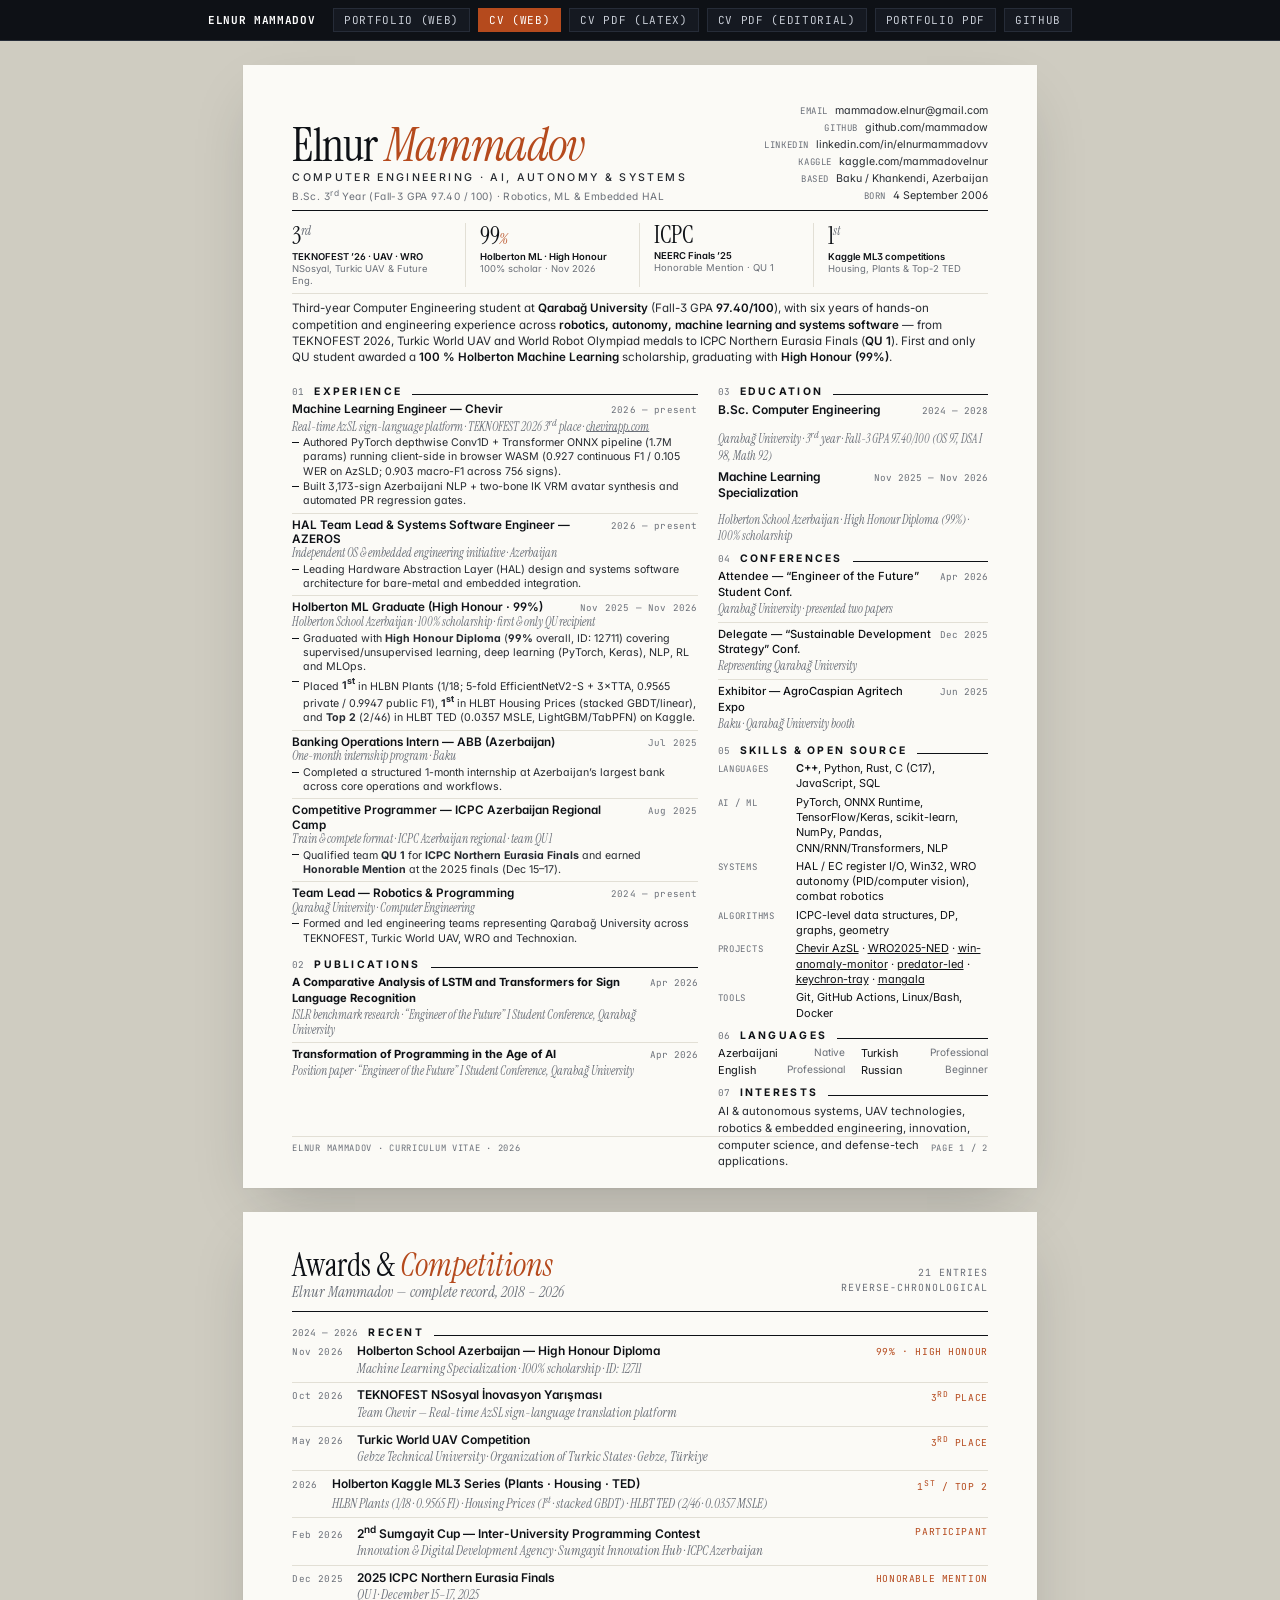
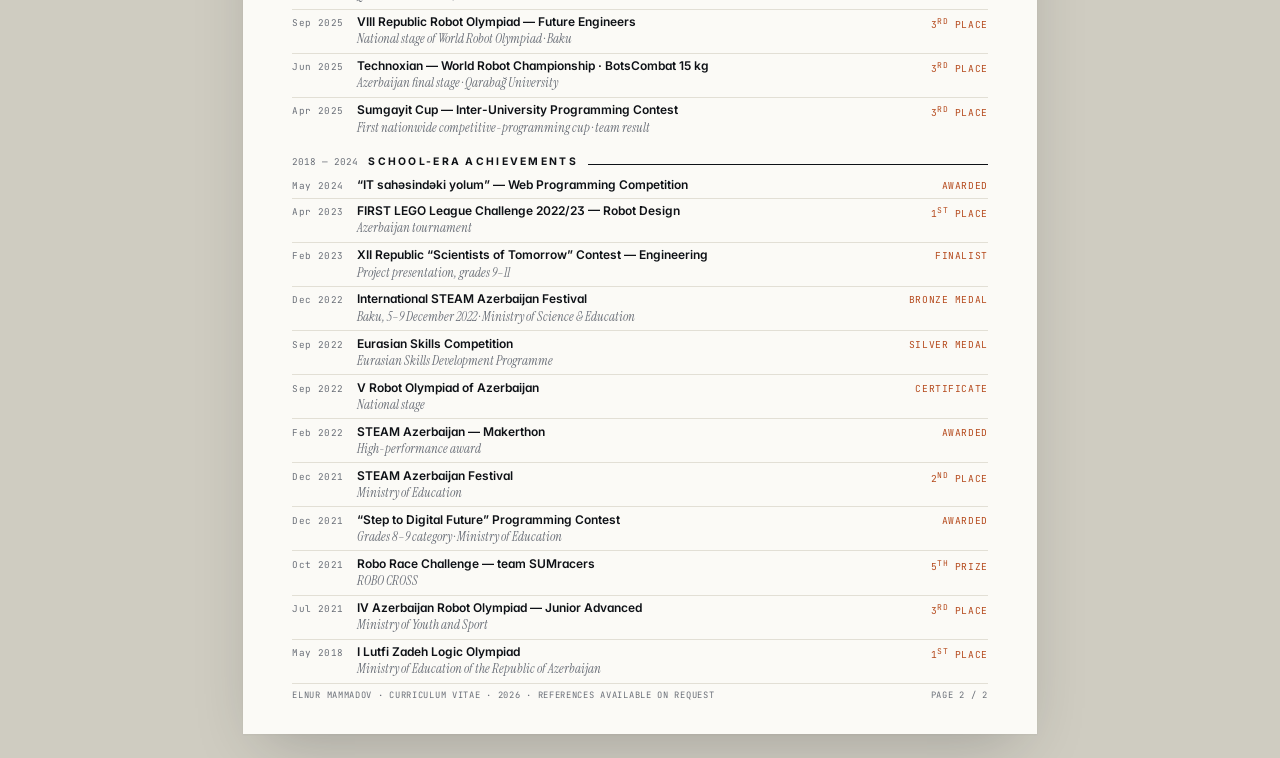
<file: cv.html>
<!doctype html>
<html lang="en">
<head>
<meta charset="utf-8" />
<title>Elnur Mammadov — CV</title>
<meta name="viewport" content="width=device-width, initial-scale=1" />
<link rel="preconnect" href="https://fonts.googleapis.com">
<link rel="preconnect" href="https://fonts.gstatic.com" crossorigin>
<link href="https://fonts.googleapis.com/css2?family=Instrument+Serif:ital@0;1&family=Inter:wght@400;500;600;700&family=JetBrains+Mono:wght@400;500&display=swap" rel="stylesheet">
<style>
  :root{
    --paper:#fbfaf6;
    --ink:#0e1116;
    --ink-2:#262a31;
    --muted:#6a6f78;
    --rule-2:#e2dfd5;
    --accent:#b54a1d;
  }
  *{box-sizing:border-box}
  html,body{margin:0;padding:0;background:#cfccc1;color:var(--ink-2);font-family:"Inter",system-ui,sans-serif;-webkit-font-smoothing:antialiased;font-feature-settings:"ss01","cv11";}
  .stage{padding:24px 16px;display:flex;flex-direction:column;align-items:center;gap:24px;}

  .page{
    width:210mm;
    height:297mm;
    background:var(--paper);
    box-shadow:0 1px 2px rgba(0,0,0,.04), 0 24px 60px -20px rgba(20,22,30,.25);
    padding:10mm 13mm 8.5mm 13mm;
    position:relative;
    font-size:8.8pt;
    line-height:1.36;
    color:var(--ink-2);
    display:flex;flex-direction:column;
    overflow:hidden;
  }

  /* HEADER */
  .head{
    display:grid;grid-template-columns:1fr auto;gap:20px;
    align-items:end;padding-bottom:6px;
    border-bottom:1.5px solid var(--ink);
  }
  .name{
    font-family:"Instrument Serif",serif;font-weight:400;
    font-size:35pt;line-height:.92;letter-spacing:-.015em;
    color:var(--ink);margin:0;
  }
  .name em{font-style:italic;color:var(--accent);}
  .role{font-size:8pt;text-transform:uppercase;letter-spacing:.22em;color:var(--ink-2);margin-top:4px;font-weight:500;}
  .target{font-size:7.6pt;color:var(--muted);margin-top:2px;letter-spacing:.04em;}
  .contact{
    text-align:right;font-size:8pt;color:var(--ink-2);
    line-height:1.5;white-space:nowrap;display:flex;flex-direction:column;gap:1px;
  }
  .contact a{color:inherit;text-decoration:none;}
  .contact .l{
    font-family:"JetBrains Mono",monospace;font-size:6.8pt;color:var(--muted);
    letter-spacing:.06em;text-transform:uppercase;margin-right:7px;
  }

  /* METRIC STRIP */
  .strip{
    display:grid;grid-template-columns:repeat(4,1fr);
    margin-top:6px;padding:6px 0;
    border-bottom:1px solid var(--rule-2);
  }
  .strip .cell{padding:0 14px;border-right:1px solid var(--rule-2);}
  .strip .cell:first-child{padding-left:0;}
  .strip .cell:last-child{border-right:0;padding-right:0;}
  .strip .num{
    font-family:"Instrument Serif",serif;font-size:19pt;font-weight:400;
    line-height:1;color:var(--ink);letter-spacing:-.02em;
  }
  .strip .num em{font-style:italic;color:var(--accent);font-size:11pt;}
  .strip .num sup{font-size:10pt;color:var(--muted);font-style:italic;}
  .strip .lbl{font-size:7.1pt;color:var(--muted);margin-top:3px;line-height:1.28;}
  .strip .lbl b{color:var(--ink);font-weight:600;}

  /* PROFILE */
  .profile{
    margin-top:6px;font-size:8.7pt;line-height:1.4;color:var(--ink-2);
    text-wrap:pretty;
  }
  .profile strong{color:var(--ink);font-weight:600;}

  /* BODY GRID */
  .body{
    display:grid;grid-template-columns:1.5fr 1fr;gap:10px 20px;
    margin-top:8px;flex:1;min-height:0;
  }
  .col{display:flex;flex-direction:column;gap:8px;}

  /* SECTION HEADERS */
  .h{display:flex;align-items:baseline;gap:10px;margin-bottom:3px;}
  .h h2{
    font-size:7.8pt;font-weight:700;text-transform:uppercase;
    letter-spacing:.22em;color:var(--ink);margin:0;
  }
  .h .num{font-family:"JetBrains Mono",monospace;font-size:7pt;color:var(--muted);}
  .h .rule{flex:1;height:1px;background:var(--ink);}

  /* EXPERIENCE */
  .exp{display:flex;flex-direction:column;}
  .item{padding:4px 0;border-top:1px solid var(--rule-2);}
  .item:first-child{border-top:0;padding-top:0;}
  .item .row1{display:flex;justify-content:space-between;align-items:baseline;gap:12px;}
  .item .title{font-weight:600;color:var(--ink);font-size:8.8pt;line-height:1.22;}
  .item .when{
    font-family:"JetBrains Mono",monospace;font-size:6.9pt;color:var(--muted);
    white-space:nowrap;flex-shrink:0;letter-spacing:.02em;
  }
  .item .org{
    color:var(--muted);margin-top:0px;
    font-family:"Instrument Serif",serif;font-style:italic;font-size:8.8pt;line-height:1.25;
  }
  .item ul{margin:2px 0 0 0;padding:0;list-style:none;display:flex;flex-direction:column;gap:1px;}
  .item ul li{
    position:relative;padding-left:11px;font-size:8pt;color:var(--ink-2);line-height:1.34;
  }
  .item ul li::before{
    content:"";position:absolute;left:0;top:.55em;width:7px;height:1px;background:var(--ink);
  }

  /* SKILLS */
  .skills{display:flex;flex-direction:column;gap:3px;}
  .skill{display:grid;grid-template-columns:68px 1fr;gap:10px;align-items:baseline;}
  .skill .k{
    font-family:"JetBrains Mono",monospace;font-size:6.8pt;text-transform:uppercase;
    letter-spacing:.08em;color:var(--muted);padding-top:1px;
  }
  .skill .v{font-size:8.2pt;color:var(--ink);line-height:1.4;}
  .skill .v b{font-weight:600;}

  /* AWARDS */
  .awards{display:flex;flex-direction:column;}
  .award{
    display:grid;grid-template-columns:auto 1fr auto;gap:3px 14px;
    padding:4.5px 0;border-top:1px solid var(--rule-2);
    align-items:baseline;
  }
  .award:first-child{border-top:0;padding-top:0;}
  .award .yr{
    font-family:"JetBrains Mono",monospace;font-size:7pt;color:var(--muted);
    letter-spacing:.04em;white-space:nowrap;
  }
  .award .ttl{font-size:9pt;color:var(--ink);line-height:1.35;}
  .award .ttl b{font-weight:600;}
  .award .ttl .sub{
    color:var(--muted);font-family:"Instrument Serif",serif;
    font-style:italic;font-size:9.4pt;display:block;margin-top:1px;
  }
  .award .place{
    font-family:"JetBrains Mono",monospace;font-size:7.2pt;color:var(--accent);
    text-transform:uppercase;letter-spacing:.06em;white-space:nowrap;text-align:right;
    align-self:start;padding-top:2px;
  }

  /* LANGUAGES */
  .langs{display:grid;grid-template-columns:repeat(2,1fr);gap:2px 16px;font-size:8.2pt;}
  .langs div{display:flex;justify-content:space-between;gap:8px;}
  .langs span:first-child{color:var(--ink);}
  .langs span:last-child{color:var(--muted);font-size:7.6pt;}

  /* EDU compact */
  .edu-block{display:flex;flex-direction:column;gap:5px;}
  .edu-row{display:grid;grid-template-columns:1fr auto;gap:10px;align-items:baseline;}
  .edu-row .t{font-weight:600;color:var(--ink);font-size:9pt;}
  .edu-row .w{font-family:"JetBrains Mono",monospace;font-size:7pt;color:var(--muted);white-space:nowrap;}
  .edu-row .o{
    grid-column:1 / -1;color:var(--muted);
    font-family:"Instrument Serif",serif;font-style:italic;font-size:9pt;margin-top:0;
  }

  /* Conferences */
  .conflist{display:flex;flex-direction:column;}
  .confitem{
    display:grid;grid-template-columns:1fr auto;gap:8px;
    padding:4px 0;border-top:1px solid var(--rule-2);align-items:baseline;
  }
  .confitem:first-child{border-top:0;padding-top:0;}
  .confitem .t{font-size:8.4pt;color:var(--ink);font-weight:500;line-height:1.3;}
  .confitem .o{
    color:var(--muted);font-family:"Instrument Serif",serif;
    font-style:italic;font-size:8.8pt;display:block;margin-top:1px;font-weight:400;line-height:1.3;
  }
  .confitem .w{font-family:"JetBrains Mono",monospace;font-size:7pt;color:var(--muted);white-space:nowrap;}

  /* PAGE 2 — awards single column */
  .page-2 .awards-grid{
    display:grid;grid-template-columns:1fr 1fr;gap:0 32px;
    margin-top:6px;
  }
  .page-2 .head-2{
    display:flex;justify-content:space-between;align-items:baseline;gap:20px;
    padding-bottom:8px;border-bottom:1.5px solid var(--ink);
  }
  .page-2 .head-2 .ttl{
    font-family:"Instrument Serif",serif;font-size:24pt;
    color:var(--ink);line-height:1;
  }
  .page-2 .head-2 .ttl em{font-style:italic;color:var(--accent);}
  .page-2 .head-2 .meta{
    font-family:"JetBrains Mono",monospace;font-size:7.4pt;
    color:var(--muted);text-transform:uppercase;letter-spacing:.1em;
    text-align:right;line-height:1.5;
  }

  /* FOOTER */
  .foot{
    margin-top:auto;padding-top:6px;border-top:1px solid var(--rule-2);
    display:flex;justify-content:space-between;
    font-family:"JetBrains Mono",monospace;font-size:6.6pt;color:var(--muted);
    letter-spacing:.08em;text-transform:uppercase;
  }

  .site-nav{
    position:sticky;top:0;z-index:50;
    background:#0e1116;color:#dfe3eb;border-bottom:1px solid #262c38;
    padding:8px 18px;display:flex;align-items:center;justify-content:center;gap:8px;flex-wrap:wrap;
    font-family:"JetBrains Mono",monospace;font-size:11px;letter-spacing:.06em;text-transform:uppercase;
  }
  .site-nav .brand{color:#fff;font-weight:700;margin-right:10px;text-decoration:none;}
  .site-nav a.nav-pill{color:#c8cdd6;text-decoration:none;padding:4px 10px;border:1px solid #262c38;background:#151921;}
  .site-nav a.nav-pill:hover{color:#fff;border-color:#e89a6f;}
  .site-nav a.nav-pill.active{color:#fff;background:#b54a1d;border-color:#b54a1d;}

  @page{size:A4;margin:0;}
  @media print{
    .site-nav{display:none !important;}
    html,body{background:#fff;}
    .stage,.stage-inner{padding:0 !important;gap:0 !important;transform:none !important;width:auto !important;}
    .page{height:296mm;max-height:296mm;box-shadow:none;break-after:page;page-break-after:always;}
    .page:last-child{break-after:auto !important;page-break-after:auto !important;}
  }
</style>
</head>
<body>
<nav class="site-nav" aria-label="Primary navigation">
  <a class="brand" href="./">Elnur Mammadov</a>
  <a class="nav-pill " href="./">Portfolio (Web)</a>
  <a class="nav-pill active" href="cv.html">CV (Web)</a>
  <a class="nav-pill" href="Elnur_Mammadov_CV_TeX.pdf">CV PDF (LaTeX)</a>
  <a class="nav-pill" href="Elnur_Mammadov_CV.pdf">CV PDF (Editorial)</a>
  <a class="nav-pill" href="Elnur_Mammadov_Portfolio_2026.pdf">Portfolio PDF</a>
  <a class="nav-pill" href="https://github.com/mammadow">GitHub</a>
</nav>
<div class="stage">

<!-- =========== PAGE 1 =========== -->
<article class="page" data-screen-label="01 Page 1 — Profile & Experience">

  <header class="head">
    <div>
      <h1 class="name">Elnur <em>Mammadov</em></h1>
      <div class="role">Computer Engineering · AI, Autonomy &amp; Systems</div>
      <div class="target">B.Sc. 3<sup>rd</sup> Year (Fall-3 GPA 97.40 / 100) · Robotics, ML &amp; Embedded HAL</div>
    </div>
    <div class="contact">
      <div><span class="l">email</span><a href="mailto:mammadow.elnur@gmail.com">mammadow.elnur@gmail.com</a></div>
      <div><span class="l">github</span><a href="https://github.com/mammadow">github.com/mammadow</a></div>
      <div><span class="l">linkedin</span><a href="https://www.linkedin.com/in/elnurmammadovv/">linkedin.com/in/elnurmammadovv</a></div>
      <div><span class="l">kaggle</span><a href="https://www.kaggle.com/mammadovelnur">kaggle.com/mammadovelnur</a></div>
      <div><span class="l">based</span>Baku / Khankendi, Azerbaijan</div>
      <div><span class="l">born</span>4 September 2006</div>
    </div>
  </header>

  <div class="strip">
    <div class="cell">
      <div class="num">3<sup>rd</sup></div>
      <div class="lbl"><b>TEKNOFEST ’26 · UAV · WRO</b><br/>NSosyal, Turkic UAV &amp; Future Eng.</div>
    </div>
    <div class="cell">
      <div class="num">99<em>%</em></div>
      <div class="lbl"><b>Holberton ML · High Honour</b><br/>100% scholar · Nov 2026</div>
    </div>
    <div class="cell">
      <div class="num" style="font-size:18pt;">ICPC</div>
      <div class="lbl"><b>NEERC Finals ’25</b><br/>Honorable Mention · QU 1</div>
    </div>
    <div class="cell">
      <div class="num">1<sup>st</sup></div>
      <div class="lbl"><b>Kaggle ML3 competitions</b><br/>Housing, Plants &amp; Top-2 TED</div>
    </div>
  </div>

  <p class="profile">
    Third-year Computer Engineering student at <strong>Qarabağ University</strong> (Fall-3 GPA <strong>97.40/100</strong>), with six years of hands-on competition and engineering experience across <strong>robotics, autonomy, machine learning and systems software</strong> — from TEKNOFEST 2026, Turkic World UAV and World Robot Olympiad medals to ICPC Northern Eurasia Finals (<strong>QU&nbsp;1</strong>). First and only QU student awarded a <strong>100&nbsp;% Holberton Machine&nbsp;Learning</strong> scholarship, graduating with <strong>High Honour (99%)</strong>.
  </p>

  <div class="body">

    <!-- LEFT -->
    <div class="col">

      <section>
        <div class="h"><span class="num">01</span><h2>Experience</h2><span class="rule"></span></div>
        <div class="exp">

          <div class="item">
            <div class="row1">
              <div class="title">Machine Learning Engineer — <a href="https://github.com/Chevir-App-Development-Team/chevir-app-vers-1.0" style="color:inherit;text-decoration:none;">Chevir</a></div>
              <div class="when">2026 — present</div>
            </div>
            <div class="org">Real-time AzSL sign-language platform · TEKNOFEST 2026 3<sup>rd</sup> place · <a href="https://chevirapp.com" style="color:inherit;">chevirapp.com</a></div>
            <ul>
              <li>Authored PyTorch depthwise Conv1D + Transformer ONNX pipeline (1.7M params) running client-side in browser WASM (0.927 continuous F1 / 0.105 WER on AzSLD; 0.903 macro-F1 across 756 signs).</li>
              <li>Built 3,173-sign Azerbaijani NLP + two-bone IK VRM avatar synthesis and automated PR regression gates.</li>
            </ul>
          </div>

          <div class="item">
            <div class="row1">
              <div class="title">HAL Team Lead &amp; Systems Software Engineer — AZEROS</div>
              <div class="when">2026 — present</div>
            </div>
            <div class="org">Independent OS &amp; embedded engineering initiative · Azerbaijan</div>
            <ul>
              <li>Leading Hardware Abstraction Layer (HAL) design and systems software architecture for bare-metal and embedded integration.</li>
            </ul>
          </div>

          <div class="item">
            <div class="row1">
              <div class="title">Holberton ML Graduate (High Honour · 99%)</div>
              <div class="when">Nov 2025 — Nov 2026</div>
            </div>
            <div class="org">Holberton School Azerbaijan · 100% scholarship · first &amp; only QU recipient</div>
            <ul>
              <li>Graduated with <strong>High Honour Diploma</strong> (<strong>99%</strong> overall, ID: 12711) covering supervised/unsupervised learning, deep learning (PyTorch, Keras), NLP, RL and MLOps.</li>
              <li>Placed <strong>1<sup>st</sup></strong> in HLBN Plants (1/18; 5-fold EfficientNetV2-S + 3×TTA, 0.9565 private / 0.9947 public F1), <strong>1<sup>st</sup></strong> in HLBT Housing Prices (stacked GBDT/linear), and <strong>Top 2</strong> (2/46) in HLBT TED (0.0357 MSLE, LightGBM/TabPFN) on Kaggle.</li>
            </ul>
          </div>

          <div class="item">
            <div class="row1">
              <div class="title">Banking Operations Intern — ABB (Azerbaijan)</div>
              <div class="when">Jul 2025</div>
            </div>
            <div class="org">One-month internship program · Baku</div>
            <ul>
              <li>Completed a structured 1-month internship at Azerbaijan’s largest bank across core operations and workflows.</li>
            </ul>
          </div>

          <div class="item">
            <div class="row1">
              <div class="title">Competitive Programmer — ICPC Azerbaijan Regional Camp</div>
              <div class="when">Aug 2025</div>
            </div>
            <div class="org">Train &amp; compete format · ICPC Azerbaijan regional · team QU 1</div>
            <ul>
              <li>Qualified team <strong>QU 1</strong> for <strong>ICPC Northern Eurasia Finals</strong> and earned <strong>Honorable Mention</strong> at the 2025 finals (Dec&nbsp;15–17).</li>
            </ul>
          </div>

          <div class="item">
            <div class="row1">
              <div class="title">Team Lead — Robotics &amp; Programming</div>
              <div class="when">2024 — present</div>
            </div>
            <div class="org">Qarabağ University · Computer Engineering</div>
            <ul>
              <li>Formed and led engineering teams representing Qarabağ University across TEKNOFEST, Turkic World UAV, WRO and Technoxian.</li>
            </ul>
          </div>

        </div>
      </section>

      <section>
        <div class="h"><span class="num">02</span><h2>Publications</h2><span class="rule"></span></div>
        <div class="conflist">
          <div class="confitem">
            <div><span class="t"><b>A Comparative Analysis of LSTM and Transformers for Sign Language Recognition</b></span><span class="o">ISLR benchmark research · “Engineer of the Future” I Student Conference, Qarabağ University</span></div>
            <div class="w">Apr 2026</div>
          </div>
          <div class="confitem">
            <div><span class="t"><b>Transformation of Programming in the Age of AI</b></span><span class="o">Position paper · “Engineer of the Future” I Student Conference, Qarabağ University</span></div>
            <div class="w">Apr 2026</div>
          </div>
        </div>
      </section>

    </div>

    <!-- RIGHT -->
    <div class="col">

      <section>
        <div class="h"><span class="num">03</span><h2>Education</h2><span class="rule"></span></div>
        <div class="edu-block">
          <div class="edu-row">
            <span class="t">B.Sc. Computer Engineering</span>
            <span class="w">2024 — 2028</span>
            <span class="o">Qarabağ University · 3<sup>rd</sup> year · Fall-3 GPA 97.40/100 (OS 97, DSA I 98, Math 92)</span>
          </div>
          <div class="edu-row">
            <span class="t">Machine Learning Specialization</span>
            <span class="w">Nov 2025 — Nov 2026</span>
            <span class="o">Holberton School Azerbaijan · High Honour Diploma (99%) · 100% scholarship</span>
          </div>
        </div>
      </section>

      <section>
        <div class="h"><span class="num">04</span><h2>Conferences</h2><span class="rule"></span></div>
        <div class="conflist">
          <div class="confitem">
            <div><span class="t">Attendee — “Engineer of the Future” Student Conf.</span><span class="o">Qarabağ University · presented two papers</span></div>
            <div class="w">Apr 2026</div>
          </div>
          <div class="confitem">
            <div><span class="t">Delegate — “Sustainable Development Strategy” Conf.</span><span class="o">Representing Qarabağ University</span></div>
            <div class="w">Dec 2025</div>
          </div>
          <div class="confitem">
            <div><span class="t">Exhibitor — AgroCaspian Agritech Expo</span><span class="o">Baku · Qarabağ University booth</span></div>
            <div class="w">Jun 2025</div>
          </div>
        </div>
      </section>

      <section>
        <div class="h"><span class="num">05</span><h2>Skills &amp; Open Source</h2><span class="rule"></span></div>
        <div class="skills">
          <div class="skill"><div class="k">Languages</div><div class="v"><b>C++</b>, Python, Rust, C (C17), JavaScript, SQL</div></div>
          <div class="skill"><div class="k">AI / ML</div><div class="v">PyTorch, ONNX Runtime, TensorFlow/Keras, scikit-learn, NumPy, Pandas, CNN/RNN/Transformers, NLP</div></div>
          <div class="skill"><div class="k">Systems</div><div class="v">HAL / EC register I/O, Win32, WRO autonomy (PID/computer vision), combat robotics</div></div>
          <div class="skill"><div class="k">Algorithms</div><div class="v">ICPC-level data structures, DP, graphs, geometry</div></div>
          <div class="skill"><div class="k">Projects</div><div class="v"><a href="https://github.com/Chevir-App-Development-Team/chevir-app-vers-1.0" style="color:inherit;">Chevir AzSL</a> · <a href="https://github.com/NEDrobotics/WRO2025-NED" style="color:inherit;">WRO2025-NED</a> · <a href="https://github.com/mammadow/win-anomaly-monitor" style="color:inherit;">win-anomaly-monitor</a> · <a href="https://github.com/mammadow/predator-phn16-71-mode-led" style="color:inherit;">predator-led</a> · <a href="https://github.com/mammadow/keychron-battery-tray" style="color:inherit;">keychron-tray</a> · <a href="https://github.com/mammadow/mangala" style="color:inherit;">mangala</a></div></div>
          <div class="skill"><div class="k">Tools</div><div class="v">Git, GitHub Actions, Linux/Bash, Docker</div></div>
        </div>
      </section>

      <section>
        <div class="h"><span class="num">06</span><h2>Languages</h2><span class="rule"></span></div>
        <div class="langs">
          <div><span>Azerbaijani</span><span>Native</span></div>
          <div><span>Turkish</span><span>Professional</span></div>
          <div><span>English</span><span>Professional</span></div>
          <div><span>Russian</span><span>Beginner</span></div>
        </div>
      </section>

      <section>
        <div class="h"><span class="num">07</span><h2>Interests</h2><span class="rule"></span></div>
        <div style="font-size:8.4pt;line-height:1.5;color:var(--ink-2);">AI &amp; autonomous systems, UAV technologies, robotics &amp; embedded engineering, innovation, computer science, and defense-tech applications.</div>
      </section>

    </div>
  </div>

  <div class="foot">
    <span>Elnur Mammadov · Curriculum Vitae · 2026</span>
    <span>page 1 / 2</span>
  </div>

</article>


<!-- =========== PAGE 2 =========== -->
<article class="page page-2" data-screen-label="02 Page 2 — Awards & Competitions">

  <header class="head-2">
    <div>
      <div class="ttl">Awards &amp; <em>Competitions</em></div>
      <div style="font-family:Instrument Serif,serif;font-style:italic;color:var(--muted);font-size:11pt;margin-top:2px;">
        Elnur Mammadov — complete record, 2018 – 2026
      </div>
    </div>
    <div class="meta">
      <div>21 entries</div>
      <div>reverse-chronological</div>
    </div>
  </header>

  <section style="margin-top:14px;">
    <div class="h"><span class="num">2024 — 2026</span><h2>Recent</h2><span class="rule"></span></div>
    <div class="awards">

      <div class="award">
        <div class="yr">Nov 2026</div>
        <div class="ttl"><b>Holberton School Azerbaijan — High Honour Diploma</b><span class="sub">Machine Learning Specialization · 100% scholarship · ID: 12711</span></div>
        <div class="place">99% · High Honour</div>
      </div>

      <div class="award">
        <div class="yr">Oct 2026</div>
        <div class="ttl"><b>TEKNOFEST NSosyal İnovasyon Yarışması</b><span class="sub">Team Chevir — Real-time AzSL sign-language translation platform</span></div>
        <div class="place">3<sup>rd</sup> place</div>
      </div>

      <div class="award">
        <div class="yr">May 2026</div>
        <div class="ttl"><b>Turkic World UAV Competition</b><span class="sub">Gebze Technical University · Organization of Turkic States · Gebze, Türkiye</span></div>
        <div class="place">3<sup>rd</sup> place</div>
      </div>

      <div class="award">
        <div class="yr">2026</div>
        <div class="ttl"><b>Holberton Kaggle ML3 Series (Plants · Housing · TED)</b><span class="sub">HLBN Plants (1/18 · 0.9565 F1) · Housing Prices (1<sup>st</sup> · stacked GBDT) · HLBT TED (2/46 · 0.0357 MSLE)</span></div>
        <div class="place">1<sup>st</sup> / Top 2</div>
      </div>

      <div class="award">
        <div class="yr">Feb 2026</div>
        <div class="ttl"><b>2<sup>nd</sup> Sumgayit Cup — Inter-University Programming Contest</b><span class="sub">Innovation &amp; Digital Development Agency · Sumgayit Innovation Hub · ICPC Azerbaijan</span></div>
        <div class="place">participant</div>
      </div>

      <div class="award">
        <div class="yr">Dec 2025</div>
        <div class="ttl"><b>2025 ICPC Northern Eurasia Finals</b><span class="sub">QU 1 · December 15–17, 2025</span></div>
        <div class="place">Honorable Mention</div>
      </div>

      <div class="award">
        <div class="yr">Sep 2025</div>
        <div class="ttl"><b>VIII Republic Robot Olympiad — Future Engineers</b><span class="sub">National stage of World Robot Olympiad · Baku</span></div>
        <div class="place">3<sup>rd</sup> place</div>
      </div>

      <div class="award">
        <div class="yr">Jun 2025</div>
        <div class="ttl"><b>Technoxian — World Robot Championship · BotsCombat 15&nbsp;kg</b><span class="sub">Azerbaijan final stage · Qarabağ University</span></div>
        <div class="place">3<sup>rd</sup> place</div>
      </div>

      <div class="award">
        <div class="yr">Apr 2025</div>
        <div class="ttl"><b>Sumgayit Cup — Inter-University Programming Contest</b><span class="sub">First nationwide competitive-programming cup · team result</span></div>
        <div class="place">3<sup>rd</sup> place</div>
      </div>

    </div>
  </section>

  <section style="margin-top:14px;">
    <div class="h" style="gap: 10px; margin: 0px 0px 8px"><span class="num">2018 — 2024</span><h2>School-Era Achievements</h2><span class="rule"></span></div>
    <div class="awards">

      <div class="award">
        <div class="yr">May 2024</div>
        <div class="ttl"><b>“IT sahəsindəki yolum” — Web Programming Competition</b></div>
        <div class="place">awarded</div>
      </div>

      <div class="award">
        <div class="yr">Apr 2023</div>
        <div class="ttl"><b>FIRST LEGO League Challenge 2022/23 — Robot Design</b><span class="sub">Azerbaijan tournament</span></div>
        <div class="place">1<sup>st</sup> place</div>
      </div>

      <div class="award">
        <div class="yr">Feb 2023</div>
        <div class="ttl"><b>XII Republic “Scientists of Tomorrow” Contest — Engineering</b><span class="sub">Project presentation, grades 9–11</span></div>
        <div class="place">finalist</div>
      </div>

      <div class="award">
        <div class="yr">Dec 2022</div>
        <div class="ttl"><b>International STEAM Azerbaijan Festival</b><span class="sub">Baku, 5–9 December 2022 · Ministry of Science &amp; Education</span></div>
        <div class="place">bronze medal</div>
      </div>

      <div class="award">
        <div class="yr">Sep 2022</div>
        <div class="ttl"><b>Eurasian Skills Competition</b><span class="sub">Eurasian Skills Development Programme</span></div>
        <div class="place">silver medal</div>
      </div>

      <div class="award">
        <div class="yr">Sep 2022</div>
        <div class="ttl"><b>V Robot Olympiad of Azerbaijan</b><span class="sub">National stage</span></div>
        <div class="place">certificate</div>
      </div>

      <div class="award">
        <div class="yr">Feb 2022</div>
        <div class="ttl"><b>STEAM Azerbaijan — Makerthon</b><span class="sub">High-performance award</span></div>
        <div class="place">awarded</div>
      </div>

      <div class="award">
        <div class="yr">Dec 2021</div>
        <div class="ttl"><b>STEAM Azerbaijan Festival</b><span class="sub">Ministry of Education</span></div>
        <div class="place">2<sup>nd</sup> place</div>
      </div>

      <div class="award">
        <div class="yr">Dec 2021</div>
        <div class="ttl"><b>“Step to Digital Future” Programming Contest</b><span class="sub">Grades 8–9 category · Ministry of Education</span></div>
        <div class="place">awarded</div>
      </div>

      <div class="award">
        <div class="yr">Oct 2021</div>
        <div class="ttl"><b>Robo Race Challenge — team SUMracers</b><span class="sub">ROBO CROSS</span></div>
        <div class="place">5<sup>th</sup> prize</div>
      </div>

      <div class="award">
        <div class="yr">Jul 2021</div>
        <div class="ttl"><b>IV Azerbaijan Robot Olympiad — Junior Advanced</b><span class="sub">Ministry of Youth and Sport</span></div>
        <div class="place">3<sup>rd</sup> place</div>
      </div>

      <div class="award">
        <div class="yr">May 2018</div>
        <div class="ttl"><b>I Lutfi Zadeh Logic Olympiad</b><span class="sub">Ministry of Education of the Republic of Azerbaijan</span></div>
        <div class="place">1<sup>st</sup> place</div>
      </div>

    </div>
  </section>

  <div class="foot">
    <span>Elnur Mammadov · Curriculum Vitae · 2026 · References available on request</span>
    <span>page 2 / 2</span>
  </div>

</article>

</div>
<script>
  // Scale-to-fit on narrow viewports (mobile)
  (function(){
    const stage = document.querySelector('.stage');
    if(!stage) return;
    // wrap stage children in an inner div for scaling
    const inner = document.createElement('div');
    inner.className = 'stage-inner';
    inner.style.transformOrigin = 'top center';
    inner.style.display = 'flex';
    inner.style.flexDirection = 'column';
    inner.style.alignItems = 'center';
    inner.style.gap = getComputedStyle(stage).gap || '24px';
    while(stage.firstChild){ inner.appendChild(stage.firstChild); }
    stage.appendChild(inner);

    const PAGE_W_MM = 210;
    const MM_PX = 96/25.4;
    const pageWpx = PAGE_W_MM * MM_PX;

    function fit(){
      const vw = document.documentElement.clientWidth;
      const padding = 16;
      const target = vw - padding*2;
      if(target >= pageWpx){
        inner.style.transform = '';
        inner.style.width = '';
        return;
      }
      const s = target / pageWpx;
      inner.style.transform = `scale(${s})`;
      inner.style.transformOrigin = 'top center';
      inner.style.width = pageWpx + 'px';
    }
    fit();
    window.addEventListener('resize', fit);

    // print: undo transform and gap
    window.addEventListener('beforeprint', () => { inner.style.transform = ''; inner.style.width=''; inner.style.gap='0'; });
  })();
</script>
</body>
</html>
</file>
<file: styles.css>
/* ===== PORTFOLIO — Elnur Mammadov ===== */

:root{
  --paper:#f7f5ef;
  --paper-2:#efece2;
  --ink:#0c0e12;
  --ink-2:#1d2027;
  --ink-3:#3a3e48;
  --muted:#6b6f78;
  --rule:#d9d4c5;
  --rule-2:#e6e1d2;
  --accent:#b54a1d;
  --accent-2:#0a3a2d;
  --steel:#1a1f2a;
  --steel-2:#252b38;
  --steel-line:#3a4151;
}

*{box-sizing:border-box}
html,body{
  margin:0;padding:0;background:#cfccc1;color:var(--ink-2);
  font-family:"Inter",system-ui,sans-serif;
  -webkit-font-smoothing:antialiased;
  font-feature-settings:"ss01","cv11";
}

.stage{
  padding:24px 16px;
  display:flex;flex-direction:column;align-items:center;gap:24px;
}

.page{
  width:210mm;
  height:297mm;
  background:var(--paper);
  box-shadow:0 1px 2px rgba(0,0,0,.05), 0 24px 60px -20px rgba(20,22,30,.28);
  padding:14mm 14mm 11mm 14mm;
  position:relative;
  font-size:9.2pt;
  line-height:1.45;
  color:var(--ink-2);
  display:flex;flex-direction:column;
  overflow:hidden;
}

.page.dark{
  background:var(--steel);color:#dfe3eb;
}

/* ============== TYPE ============== */
.serif{font-family:"Instrument Serif",serif;font-weight:400;}
.mono{font-family:"JetBrains Mono",monospace;}

/* ============== HEADER STRIP ============== */
.head-strip{
  display:flex;justify-content:space-between;align-items:baseline;
  padding-bottom:6px;border-bottom:1px solid var(--ink);
  font-family:"JetBrains Mono",monospace;font-size:6.8pt;
  text-transform:uppercase;letter-spacing:.18em;color:var(--ink);
}
.head-strip .l{color:var(--muted);}
.head-strip b{font-weight:700;}

.foot{
  margin-top:auto;padding-top:7px;border-top:1px solid var(--rule);
  display:flex;justify-content:space-between;
  font-family:"JetBrains Mono",monospace;font-size:6.6pt;color:var(--muted);
  letter-spacing:.1em;text-transform:uppercase;
}
.dark .foot{border-top-color:var(--steel-line);color:#8a93a4;}

/* ============== SECTION HEAD ============== */
.section-h{
  display:flex;align-items:baseline;gap:10px;margin-bottom:6px;
}
.section-h .num{
  font-family:"JetBrains Mono",monospace;font-size:7pt;color:var(--muted);
}
.section-h h2{
  font-size:7.8pt;font-weight:700;text-transform:uppercase;
  letter-spacing:.22em;color:var(--ink);margin:0;
}
.section-h .rule{flex:1;height:1px;background:var(--ink);}
.dark .section-h h2{color:#dfe3eb;}
.dark .section-h .rule{background:var(--steel-line);}
.dark .section-h .num{color:#8a93a4;}

/* ============== COVER ============== */
.cover{
  background:var(--paper);
  display:flex;flex-direction:column;
}
.cover .crosshair{
  position:absolute;inset:14mm;border:1px solid var(--rule);
  pointer-events:none;
}
.cover .crosshair::before,
.cover .crosshair::after{
  content:"";position:absolute;background:var(--ink);
}
.cover .crosshair::before{top:50%;left:-3mm;width:5mm;height:1px;}
.cover .crosshair::after{left:50%;top:0;width:1px;height:3.5mm;}

.cover .corner{
  position:absolute;width:8mm;height:8mm;border:1px solid var(--ink);
}
.cover .c-tl{top:14mm;left:14mm;border-right:0;border-bottom:0;}
.cover .c-tr{top:14mm;right:14mm;border-left:0;border-bottom:0;}
.cover .c-bl{bottom:14mm;left:14mm;border-right:0;border-top:0;}
.cover .c-br{bottom:14mm;right:14mm;border-left:0;border-top:0;}

.cover-meta-top{
  display:flex;justify-content:space-between;
  font-family:"JetBrains Mono",monospace;font-size:7pt;
  text-transform:uppercase;letter-spacing:.2em;color:var(--ink);
  padding-bottom:8px;border-bottom:1px solid var(--ink);
}
.cover-meta-top .l{color:var(--muted);}

.cover-title{
  flex:1;display:flex;flex-direction:column;justify-content:center;
  padding:0 12mm;
}
.cover-eyebrow{
  font-family:"JetBrains Mono",monospace;font-size:8pt;
  text-transform:uppercase;letter-spacing:.28em;color:var(--accent);
  margin-bottom:14px;
}
.cover-title h1{
  font-family:"Instrument Serif",serif;font-weight:400;
  font-size:78pt;line-height:.88;letter-spacing:-.02em;
  color:var(--ink);margin:0;
}
.cover-title h1 em{font-style:italic;color:var(--accent);display:inline-block;padding-left:6px;}
.cover-sub{
  margin-top:18px;font-size:11pt;color:var(--ink-2);
  max-width:140mm;line-height:1.45;text-wrap:pretty;
}
.cover-sub strong{color:var(--ink);font-weight:600;}

.cover-coords{
  display:grid;grid-template-columns:repeat(4,1fr);
  border-top:1px solid var(--ink);padding-top:8px;
  font-family:"JetBrains Mono",monospace;font-size:7.2pt;
  color:var(--ink-2);text-transform:uppercase;letter-spacing:.1em;
  margin-top:auto;
}
.cover-coords .c{padding-right:8px;}
.cover-coords .c b{display:block;color:var(--muted);font-weight:500;font-size:6.4pt;letter-spacing:.18em;margin-bottom:3px;}
.cover-coords .c span{color:var(--ink);font-size:8.2pt;}

/* ============== ABOUT ============== */
.about-grid{
  display:grid;grid-template-columns:1.2fr 1fr;gap:14px 22px;
  margin-top:10px;flex:1;min-height:0;
}
.about-grid .lede{
  font-family:"Instrument Serif",serif;font-size:18pt;line-height:1.18;
  color:var(--ink);text-wrap:pretty;letter-spacing:-.005em;
}
.about-grid .lede em{font-style:italic;color:var(--accent);}
.about-grid p{margin:0;}
.about-stack{display:flex;flex-direction:column;gap:10px;}

.kv{
  display:grid;grid-template-columns:80px 1fr;gap:8px;
  font-size:8.4pt;line-height:1.45;
  padding:5px 0;border-top:1px solid var(--rule-2);
}
.kv:first-child{border-top:0;padding-top:0;}
.kv .k{
  font-family:"JetBrains Mono",monospace;font-size:6.8pt;
  text-transform:uppercase;letter-spacing:.1em;color:var(--muted);
  padding-top:1px;
}
.kv .v{color:var(--ink);}
.kv .v b{font-weight:600;}

.metric-grid{
  display:grid;grid-template-columns:repeat(4,1fr);
  border-top:1px solid var(--ink);
  border-bottom:1px solid var(--ink);
  margin:8px 0 10px;
}
.metric-grid .m{
  padding:8px 12px 8px 0;border-right:1px solid var(--rule);
}
.metric-grid .m:last-child{border-right:0;padding-right:0;}
.metric-grid .m .n{
  font-family:"Instrument Serif",serif;font-size:24pt;
  line-height:1;color:var(--ink);letter-spacing:-.02em;
}
.metric-grid .m .n em{font-style:italic;color:var(--accent);font-size:14pt;}
.metric-grid .m .n sup{font-size:11pt;color:var(--muted);font-style:italic;}
.metric-grid .m .l{
  font-size:7pt;color:var(--muted);margin-top:4px;line-height:1.35;
  text-transform:uppercase;letter-spacing:.06em;
}
.metric-grid .m .l b{color:var(--ink);font-weight:600;}

/* focus list */
.focus-list{display:flex;flex-direction:column;gap:1px;margin-top:4px;}
.focus-list .row{
  display:grid;grid-template-columns:18px 1fr auto;gap:10px;
  padding:5px 0;border-top:1px solid var(--rule-2);
  font-size:8.4pt;line-height:1.4;
  align-items:baseline;
}
.focus-list .row:first-child{border-top:0;}
.focus-list .row .i{
  font-family:"JetBrains Mono",monospace;font-size:6.8pt;
  color:var(--muted);
}
.focus-list .row .t{color:var(--ink);}
.focus-list .row .t b{font-weight:600;}
.focus-list .row .y{
  font-family:"JetBrains Mono",monospace;font-size:6.8pt;color:var(--muted);
  text-transform:uppercase;letter-spacing:.06em;
}

/* index/TOC */
.toc{display:flex;flex-direction:column;margin-top:8px;}
.toc .row{
  display:grid;grid-template-columns:32px 1fr auto;gap:14px;align-items:baseline;
  padding:8px 0;border-top:1px solid var(--rule-2);
}
.toc .row:first-child{border-top:0;}
.toc .row .n{
  font-family:"JetBrains Mono",monospace;font-size:8pt;color:var(--accent);
  letter-spacing:.06em;
}
.toc .row .t{
  font-family:"Instrument Serif",serif;font-size:14pt;color:var(--ink);
  line-height:1.15;
}
.toc .row .t .sub{
  font-family:"Inter",sans-serif;font-size:8pt;color:var(--muted);
  display:block;margin-top:2px;letter-spacing:.04em;
}
.toc .row .p{
  font-family:"JetBrains Mono",monospace;font-size:7.2pt;color:var(--muted);
  text-transform:uppercase;letter-spacing:.08em;white-space:nowrap;
}

/* ============== PROJECT HEADER ============== */
.project-h{
  display:grid;grid-template-columns:auto 1fr auto;gap:14px;
  align-items:end;padding-bottom:10px;border-bottom:1.5px solid var(--ink);
}
.project-h .id{
  font-family:"JetBrains Mono",monospace;font-size:7.2pt;
  text-transform:uppercase;letter-spacing:.2em;color:var(--accent);
}
.project-h h1{
  font-family:"Instrument Serif",serif;font-weight:400;
  font-size:34pt;line-height:.95;letter-spacing:-.015em;
  color:var(--ink);margin:0;
}
.project-h h1 em{font-style:italic;color:var(--accent);}
.project-h .meta{
  text-align:right;font-family:"JetBrains Mono",monospace;font-size:6.8pt;
  color:var(--muted);text-transform:uppercase;letter-spacing:.12em;
  line-height:1.55;
}
.project-h .meta b{color:var(--ink);font-weight:700;}

.project-tags{
  display:flex;gap:6px;margin-top:8px;flex-wrap:wrap;
}
.tag{
  font-family:"JetBrains Mono",monospace;font-size:6.6pt;
  text-transform:uppercase;letter-spacing:.1em;
  padding:3px 7px;border:1px solid var(--rule);color:var(--ink-2);
  border-radius:1px;
}
.tag.accent{border-color:var(--accent);color:var(--accent);}
.tag.solid{background:var(--ink);color:var(--paper);border-color:var(--ink);}

/* lead paragraph */
.lead{
  font-size:10pt;line-height:1.5;color:var(--ink-2);text-wrap:pretty;
  margin:10px 0 4px;
}
.lead strong{color:var(--ink);font-weight:600;}

/* hero placeholder */
.hero{
  position:relative;width:100%;
  background:var(--paper-2);
  border:1px solid var(--rule);
  display:flex;align-items:center;justify-content:center;
  overflow:hidden;
}
.hero .ph-label{
  position:absolute;top:8px;left:10px;
  font-family:"JetBrains Mono",monospace;font-size:6.4pt;
  color:var(--muted);text-transform:uppercase;letter-spacing:.14em;
}
.hero .ph-tag{
  position:absolute;bottom:8px;right:10px;
  font-family:"JetBrains Mono",monospace;font-size:6.4pt;
  color:var(--muted);text-transform:uppercase;letter-spacing:.14em;
}

/* two-column body */
.two-col{
  display:grid;grid-template-columns:1.5fr 1fr;gap:14px 22px;
  margin-top:12px;flex:1;min-height:0;
}
.three-col{
  display:grid;grid-template-columns:1fr 1fr 1fr;gap:14px 18px;
  margin-top:10px;
}

.body-text{font-size:8.8pt;line-height:1.5;color:var(--ink-2);text-wrap:pretty;}
.body-text p{margin:0 0 7px;}
.body-text p:last-child{margin-bottom:0;}
.body-text strong{color:var(--ink);font-weight:600;}
.body-text em{color:var(--accent);font-style:italic;}

ul.spec, ul.bul{margin:4px 0 0 0;padding:0;list-style:none;display:flex;flex-direction:column;gap:1px;}
ul.bul li{
  position:relative;padding-left:11px;font-size:8.4pt;color:var(--ink-2);line-height:1.45;
}
ul.bul li::before{
  content:"";position:absolute;left:0;top:.55em;width:7px;height:1px;background:var(--ink);
}

.spec-row{
  display:grid;grid-template-columns:1fr auto;gap:10px;
  padding:4px 0;border-top:1px solid var(--rule-2);
  font-size:8.2pt;line-height:1.35;align-items:baseline;
}
.spec-row:first-child{border-top:0;padding-top:0;}
.spec-row .k{
  font-family:"JetBrains Mono",monospace;font-size:6.8pt;
  text-transform:uppercase;letter-spacing:.08em;color:var(--muted);
}
.spec-row .v{color:var(--ink);text-align:right;}
.spec-row .v b{font-weight:600;}

/* callout box */
.callout{
  background:var(--paper-2);
  border-left:2px solid var(--accent);
  padding:8px 12px;font-size:8.6pt;line-height:1.5;
  color:var(--ink-2);
}
.callout .lbl{
  font-family:"JetBrains Mono",monospace;font-size:6.4pt;
  text-transform:uppercase;letter-spacing:.14em;color:var(--accent);
  margin-bottom:3px;
}
.callout p{margin:0;}
.callout strong{color:var(--ink);font-weight:600;}

/* code block */
pre.code{
  font-family:"JetBrains Mono",monospace;font-size:7pt;line-height:1.5;
  color:var(--ink-2);background:var(--paper-2);
  border:1px solid var(--rule);
  padding:8px 10px;margin:0;
  white-space:pre-wrap;
  border-radius:1px;
}
pre.code .c{color:var(--muted);}
pre.code .k{color:var(--accent);}
pre.code .s{color:var(--accent-2);}

/* result strip */
.result-strip{
  display:grid;grid-template-columns:repeat(3,1fr);
  background:var(--ink);color:var(--paper);
  margin-top:auto;
}
.result-strip .r{
  padding:10px 14px;border-right:1px solid #2a2d34;
}
.result-strip .r:last-child{border-right:0;}
.result-strip .r .l{
  font-family:"JetBrains Mono",monospace;font-size:6.4pt;
  text-transform:uppercase;letter-spacing:.16em;color:#8a93a4;
  margin-bottom:5px;
}
.result-strip .r .v{
  font-family:"Instrument Serif",serif;font-size:18pt;line-height:1;
  letter-spacing:-.01em;
}
.result-strip .r .v em{font-style:italic;color:#e89a6f;}
.result-strip .r .v sup{font-size:10pt;color:#8a93a4;font-style:italic;}

/* small captions */
.caption{
  font-family:"JetBrains Mono",monospace;font-size:6.6pt;
  color:var(--muted);text-transform:uppercase;letter-spacing:.1em;
  margin-top:5px;
}
.caption b{color:var(--ink);font-weight:700;}

/* ============== SCHEMATIC SVG WRAPPER ============== */
.schematic{
  background:var(--paper-2);border:1px solid var(--rule);
  padding:10px 12px;position:relative;
}
.schematic .ph-label{
  position:absolute;top:6px;left:10px;
  font-family:"JetBrains Mono",monospace;font-size:6.4pt;
  color:var(--muted);text-transform:uppercase;letter-spacing:.14em;
}

/* ============== TIMELINE ============== */
.timeline{
  position:relative;margin-top:10px;
  display:flex;flex-direction:column;
}
.tl-row{
  display:grid;grid-template-columns:54px 22px 1fr auto;gap:0 14px;
  align-items:start;padding:7px 0;
  border-top:1px solid var(--rule-2);
}
.tl-row:first-child{border-top:0;padding-top:0;}
.tl-row .yr{
  font-family:"JetBrains Mono",monospace;font-size:7.2pt;
  color:var(--muted);text-transform:uppercase;letter-spacing:.06em;
  padding-top:2px;
}
.tl-row .dot{
  position:relative;align-self:stretch;
}
.tl-row .dot::before{
  content:"";position:absolute;left:50%;top:0;bottom:-7px;width:1px;
  background:var(--rule);transform:translateX(-50%);
}
.tl-row:last-child .dot::before{display:none;}
.tl-row .dot::after{
  content:"";position:absolute;left:50%;top:6px;
  width:7px;height:7px;border-radius:50%;background:var(--ink);
  transform:translateX(-50%);
}
.tl-row.gold .dot::after{background:var(--accent);box-shadow:0 0 0 3px var(--paper),0 0 0 4px var(--accent);}
.tl-row .ttl{
  font-size:9pt;color:var(--ink);font-weight:600;line-height:1.3;
}
.tl-row .ttl .sub{
  display:block;font-weight:400;color:var(--muted);
  font-family:"Instrument Serif",serif;font-style:italic;font-size:9pt;
  margin-top:1px;
}
.tl-row .place{
  font-family:"JetBrains Mono",monospace;font-size:7pt;
  color:var(--accent);text-transform:uppercase;letter-spacing:.08em;
  white-space:nowrap;text-align:right;padding-top:2px;
}
.tl-row .place.gray{color:var(--muted);}

/* dual-image grid */
.img-2{display:grid;grid-template-columns:1fr 1fr;gap:6px;}
.img-3{display:grid;grid-template-columns:1fr 1fr 1fr;gap:6px;}

/* link strip */
.link-strip{
  display:flex;gap:0;font-family:"JetBrains Mono",monospace;font-size:6.3pt;
  text-transform:uppercase;letter-spacing:.05em;margin-top:8px;
  border-top:1px solid var(--rule);
  border-bottom:1px solid var(--rule);
}
.link-strip a{
  flex:1 1 auto;min-width:0;gap:10px;padding:7px 10px;color:var(--ink);text-decoration:none;
  border-right:1px solid var(--rule);
  display:flex;justify-content:space-between;align-items:baseline;
}
.link-strip a:last-child{border-right:0;}
.link-strip a .l{color:var(--muted);font-size:6pt;flex-shrink:0;}
.link-strip a span:last-child{text-align:right;white-space:nowrap;}
.link-strip a:hover{background:var(--paper-2);color:var(--accent);}

/* photo + card helpers */
.hero-photo-grid{
  display:grid;grid-template-columns:1fr 1fr 1.35fr;gap:8px;width:100%;height:100%;padding:22px 10px 10px;align-items:stretch;
}
.hero-photo-box{
  position:relative;overflow:hidden;border:1px solid var(--rule);background:#fff;display:flex;align-items:center;justify-content:center;
}
.hero-photo-box img{
  width:100%;height:100%;object-fit:cover;display:block;
}
.hero-photo-cap{
  position:absolute;bottom:4px;left:5px;background:rgba(12,14,18,.78);color:#fff;
  font-family:"JetBrains Mono",monospace;font-size:5.8pt;letter-spacing:.08em;text-transform:uppercase;padding:2px 5px;
}
.sys-grid{
  display:grid;grid-template-columns:1fr 1fr;gap:10px 14px;margin-top:10px;
}
.sys-card{
  border:1px solid var(--rule);background:var(--paper-2);padding:9px 11px;display:flex;flex-direction:column;gap:4px;
}
.sys-card.wide{grid-column:1 / -1;}
.sys-card .top{
  display:flex;justify-content:space-between;align-items:baseline;gap:8px;
  border-bottom:1px solid var(--rule);padding-bottom:4px;
}
.sys-card .top .name{
  font-family:"JetBrains Mono",monospace;font-size:8pt;font-weight:700;color:var(--ink);text-decoration:none;
}
.sys-card .top .name:hover{color:var(--accent);}
.sys-card .top .stack{
  font-family:"JetBrains Mono",monospace;font-size:6.4pt;color:var(--accent);text-transform:uppercase;letter-spacing:.08em;white-space:nowrap;
}
.sys-card p{margin:0;font-size:8pt;line-height:1.4;color:var(--ink-2);}
.sys-card .links{
  margin-top:auto;padding-top:3px;font-family:"JetBrains Mono",monospace;font-size:6.4pt;color:var(--muted);display:flex;gap:12px;flex-wrap:wrap;
}
.sys-card .links a{color:var(--ink);text-decoration:none;border-bottom:1px solid var(--rule);}
.sys-card .links a:hover{color:var(--accent);border-bottom-color:var(--accent);}
.contact-links a{color:inherit;text-decoration:none;border-bottom:1px solid var(--rule);}
.contact-links a:hover{color:var(--accent);border-bottom-color:var(--accent);}
.dark .cover-coords .c a{color:inherit;text-decoration:none;border-bottom:1px solid var(--steel-line);}
.dark .cover-coords .c a:hover{color:#e89a6f;border-bottom-color:#e89a6f;}

/* ============== CLOSING PAGE ============== */
.dark .cover-meta-top{
  border-bottom-color:var(--steel-line);color:#dfe3eb;
}
.dark .cover-meta-top .l{color:#8a93a4;}
.dark .cover-title h1{color:#fff;}
.dark .cover-title h1 em{color:#e89a6f;}
.dark .cover-eyebrow{color:#e89a6f;}
.dark .cover-sub{color:#c8cdd6;}
.dark .cover-sub strong{color:#fff;}
.dark .cover-coords{
  border-top-color:var(--steel-line);color:#dfe3eb;
}
.dark .cover-coords .c b{color:#8a93a4;}
.dark .cover-coords .c span{color:#fff;}
.dark .crosshair{border-color:var(--steel-line);}
.dark .crosshair::before,.dark .crosshair::after{background:#dfe3eb;}
.dark .corner{border-color:#dfe3eb;}

/* ============== WEB NAV BAR ============== */
.site-nav{
  position:sticky;top:0;z-index:50;
  background:#0e1116;color:#dfe3eb;
  border-bottom:1px solid #262c38;
  padding:8px 18px;
  display:flex;align-items:center;justify-content:center;gap:8px;flex-wrap:wrap;
  font-family:"JetBrains Mono",monospace;font-size:11px;letter-spacing:.06em;text-transform:uppercase;
}
.site-nav .brand{color:#fff;font-weight:700;margin-right:10px;text-decoration:none;}
.site-nav a.nav-pill{
  color:#c8cdd6;text-decoration:none;
  padding:4px 10px;border:1px solid #262c38;background:#151921;
  transition:border-color .15s,color .15s,background .15s;
}
.site-nav a.nav-pill:hover{color:#fff;border-color:#e89a6f;}
.site-nav a.nav-pill.active{color:#fff;background:#b54a1d;border-color:#b54a1d;}

/* ============== PRINT ============== */
@page{size:A4;margin:0;}
@media print{
  html,body{background:#fff;}
  .site-nav{display:none !important;}
  .stage,.stage-inner{display:block !important;padding:0 !important;gap:0 !important;transform:none !important;width:auto !important;}
  .page{height:296.5mm;max-height:296.5mm;box-shadow:none;break-after:page;page-break-after:always;}
  .page:last-child{break-after:auto !important;page-break-after:auto !important;}
}
</file>
